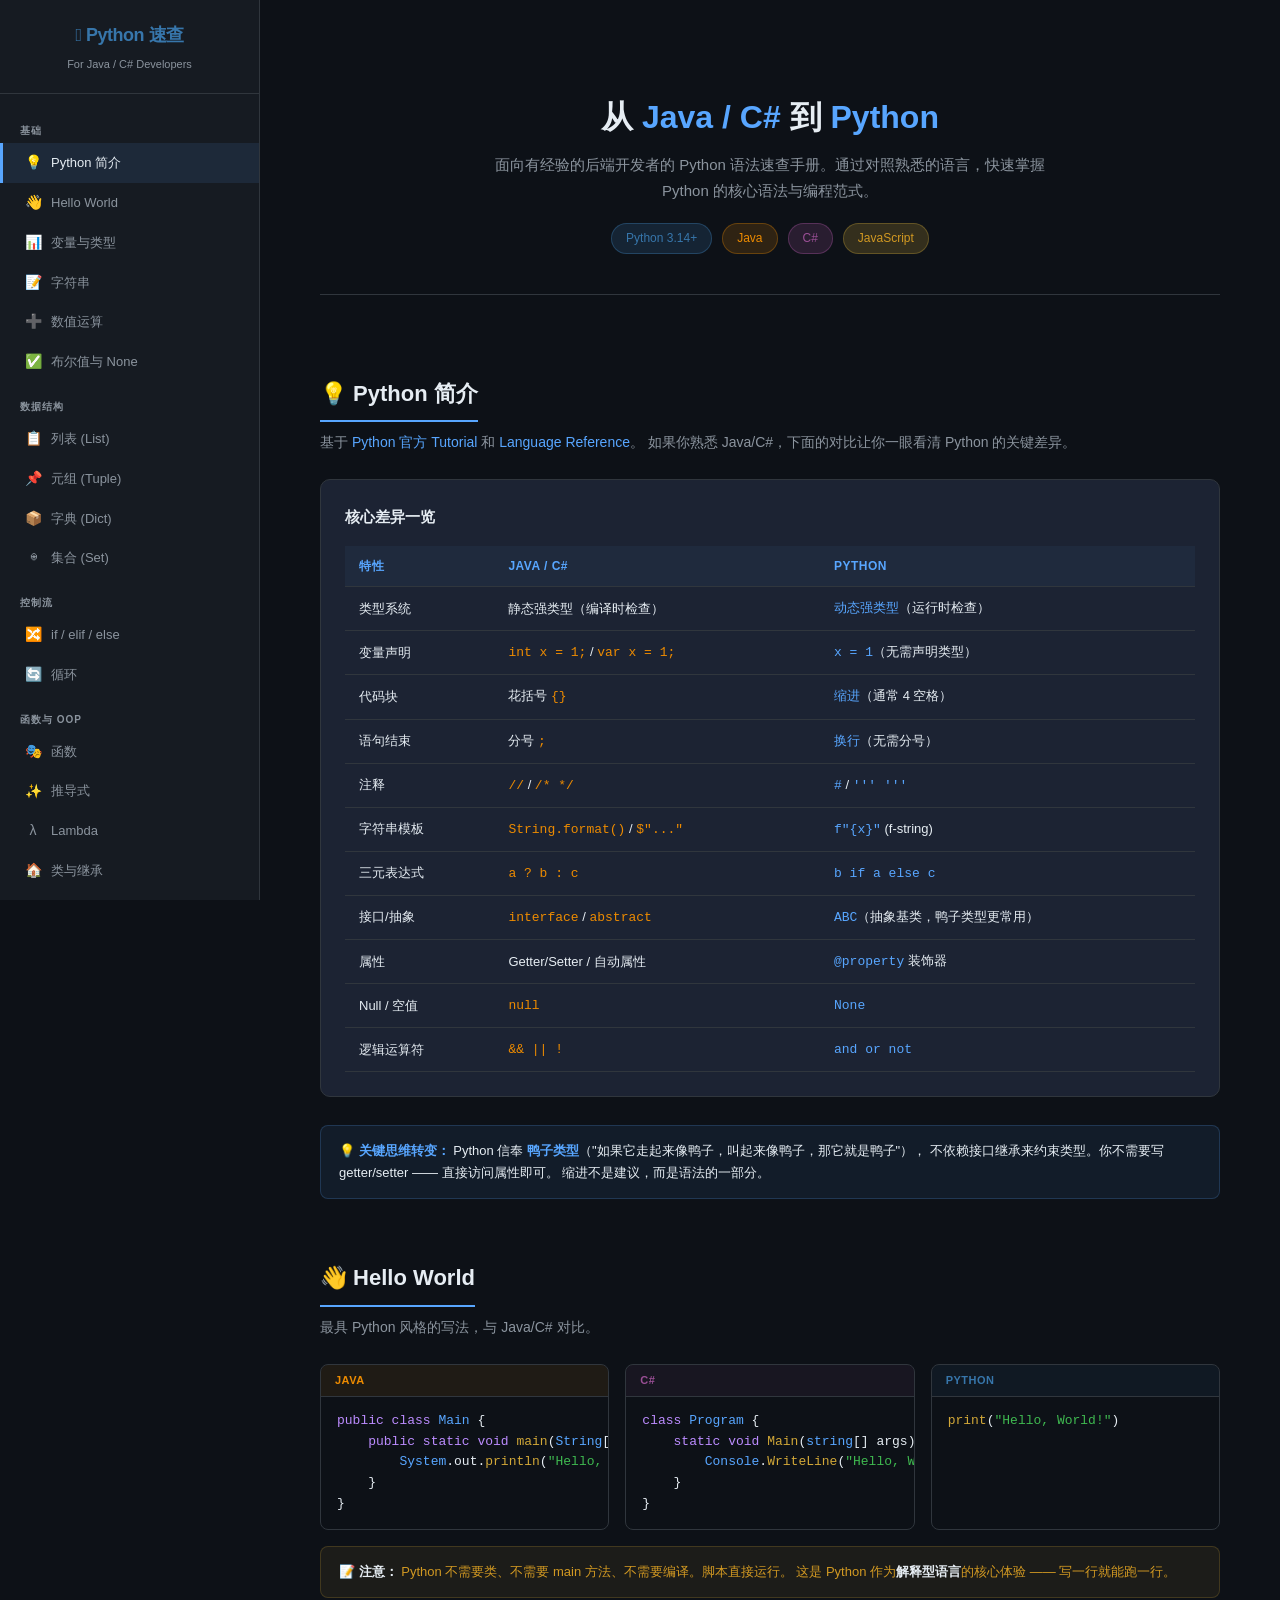
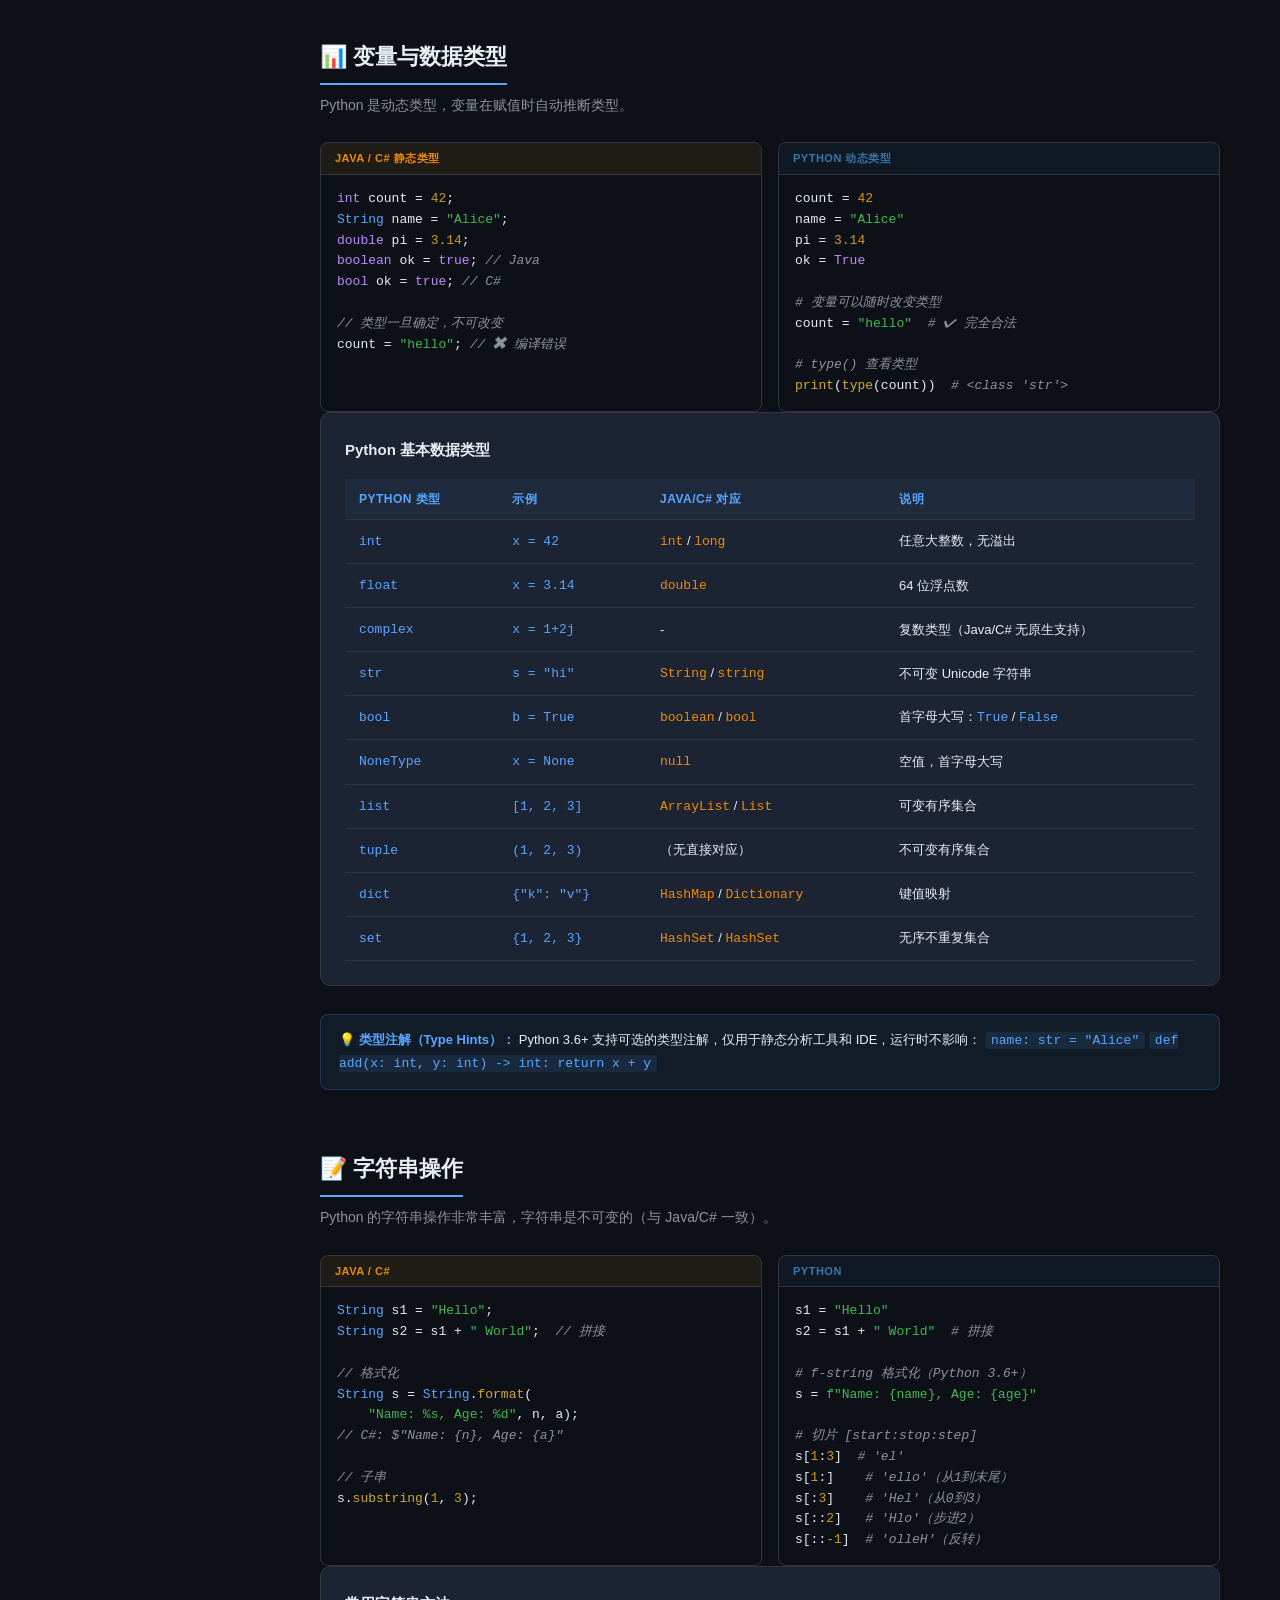
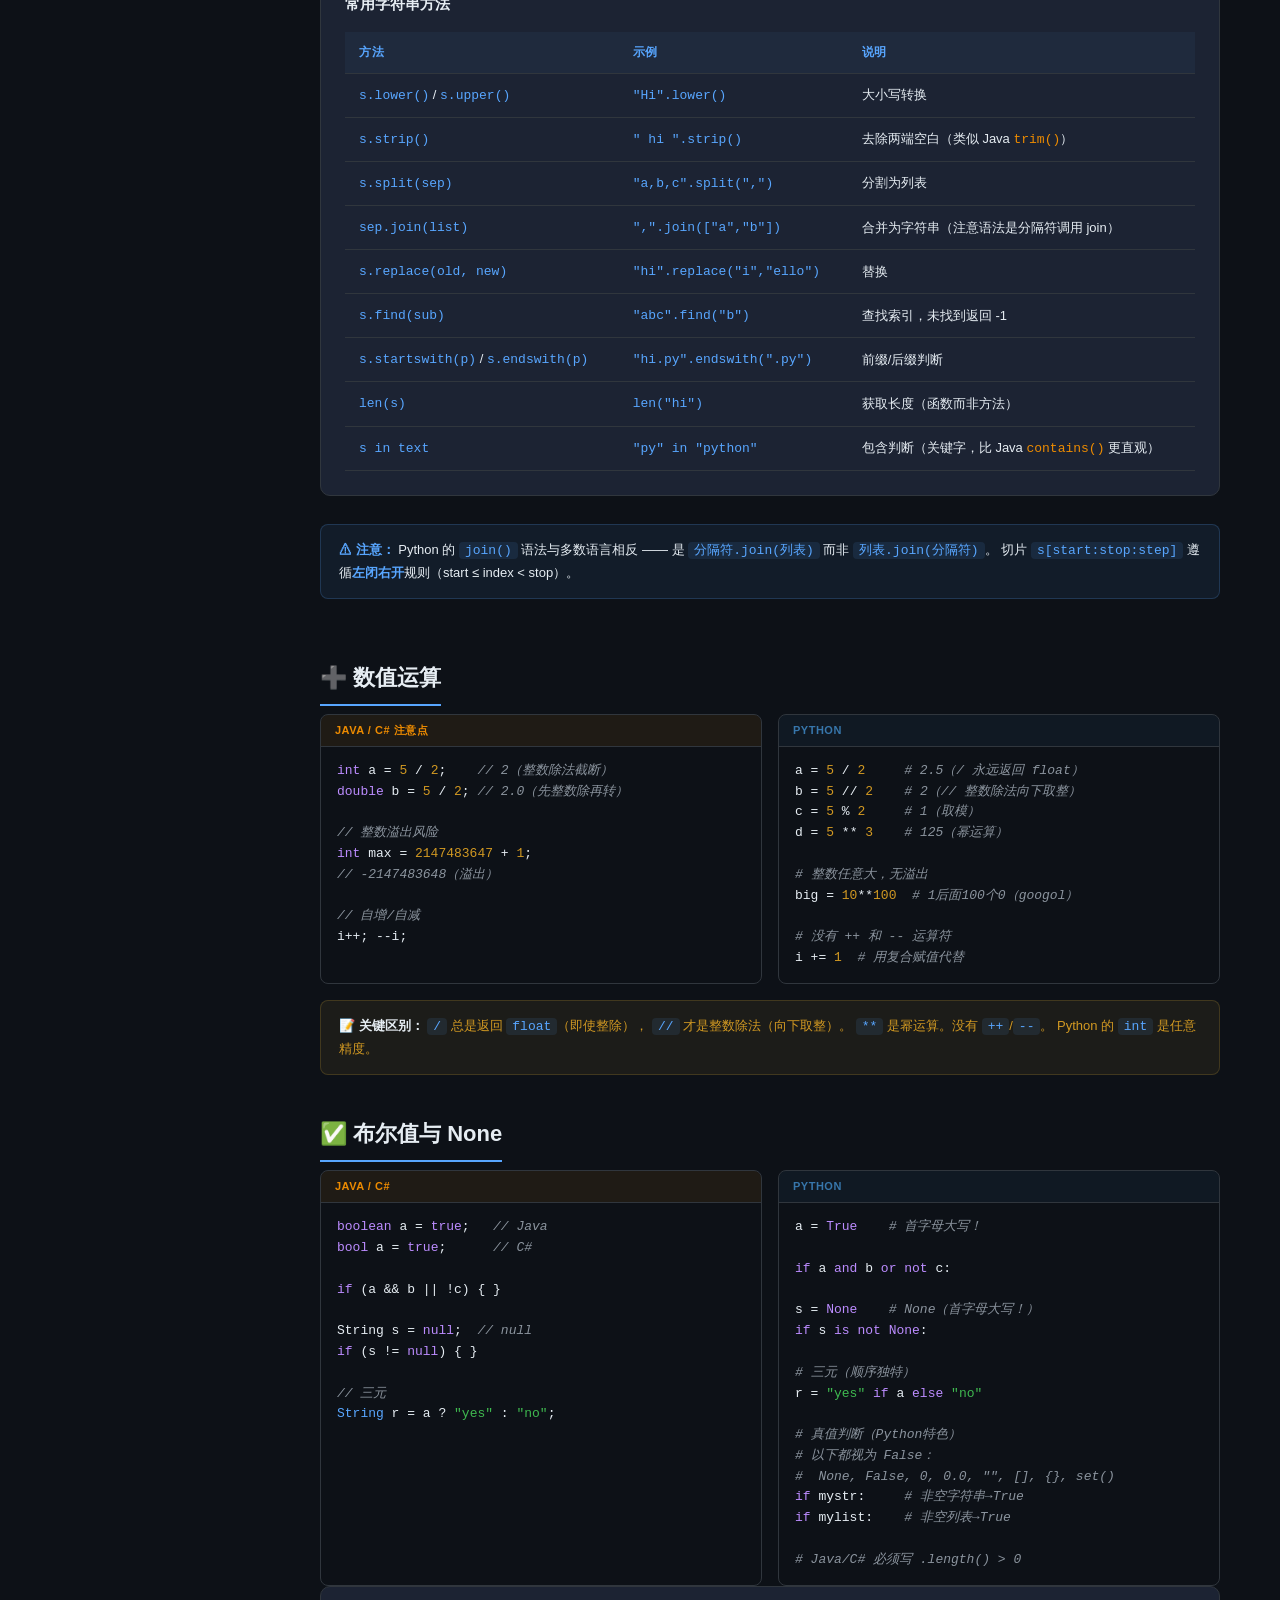
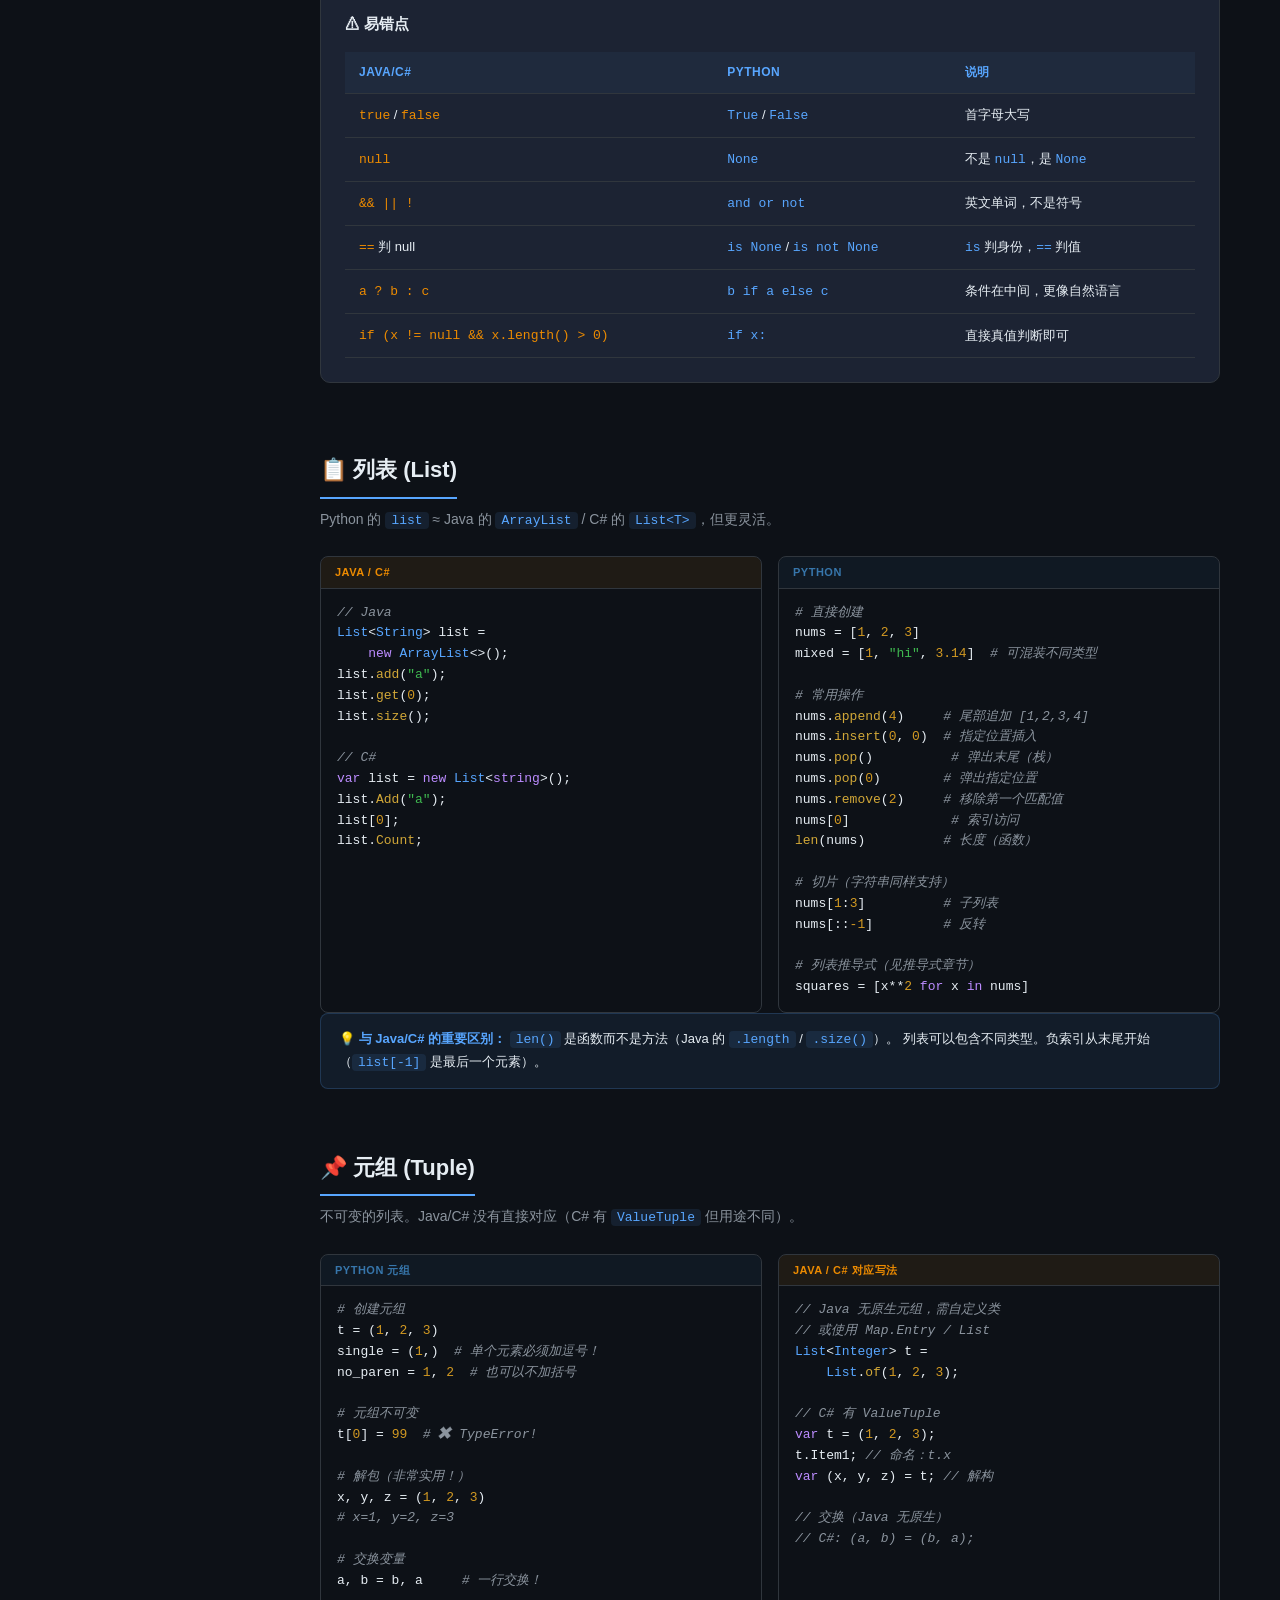
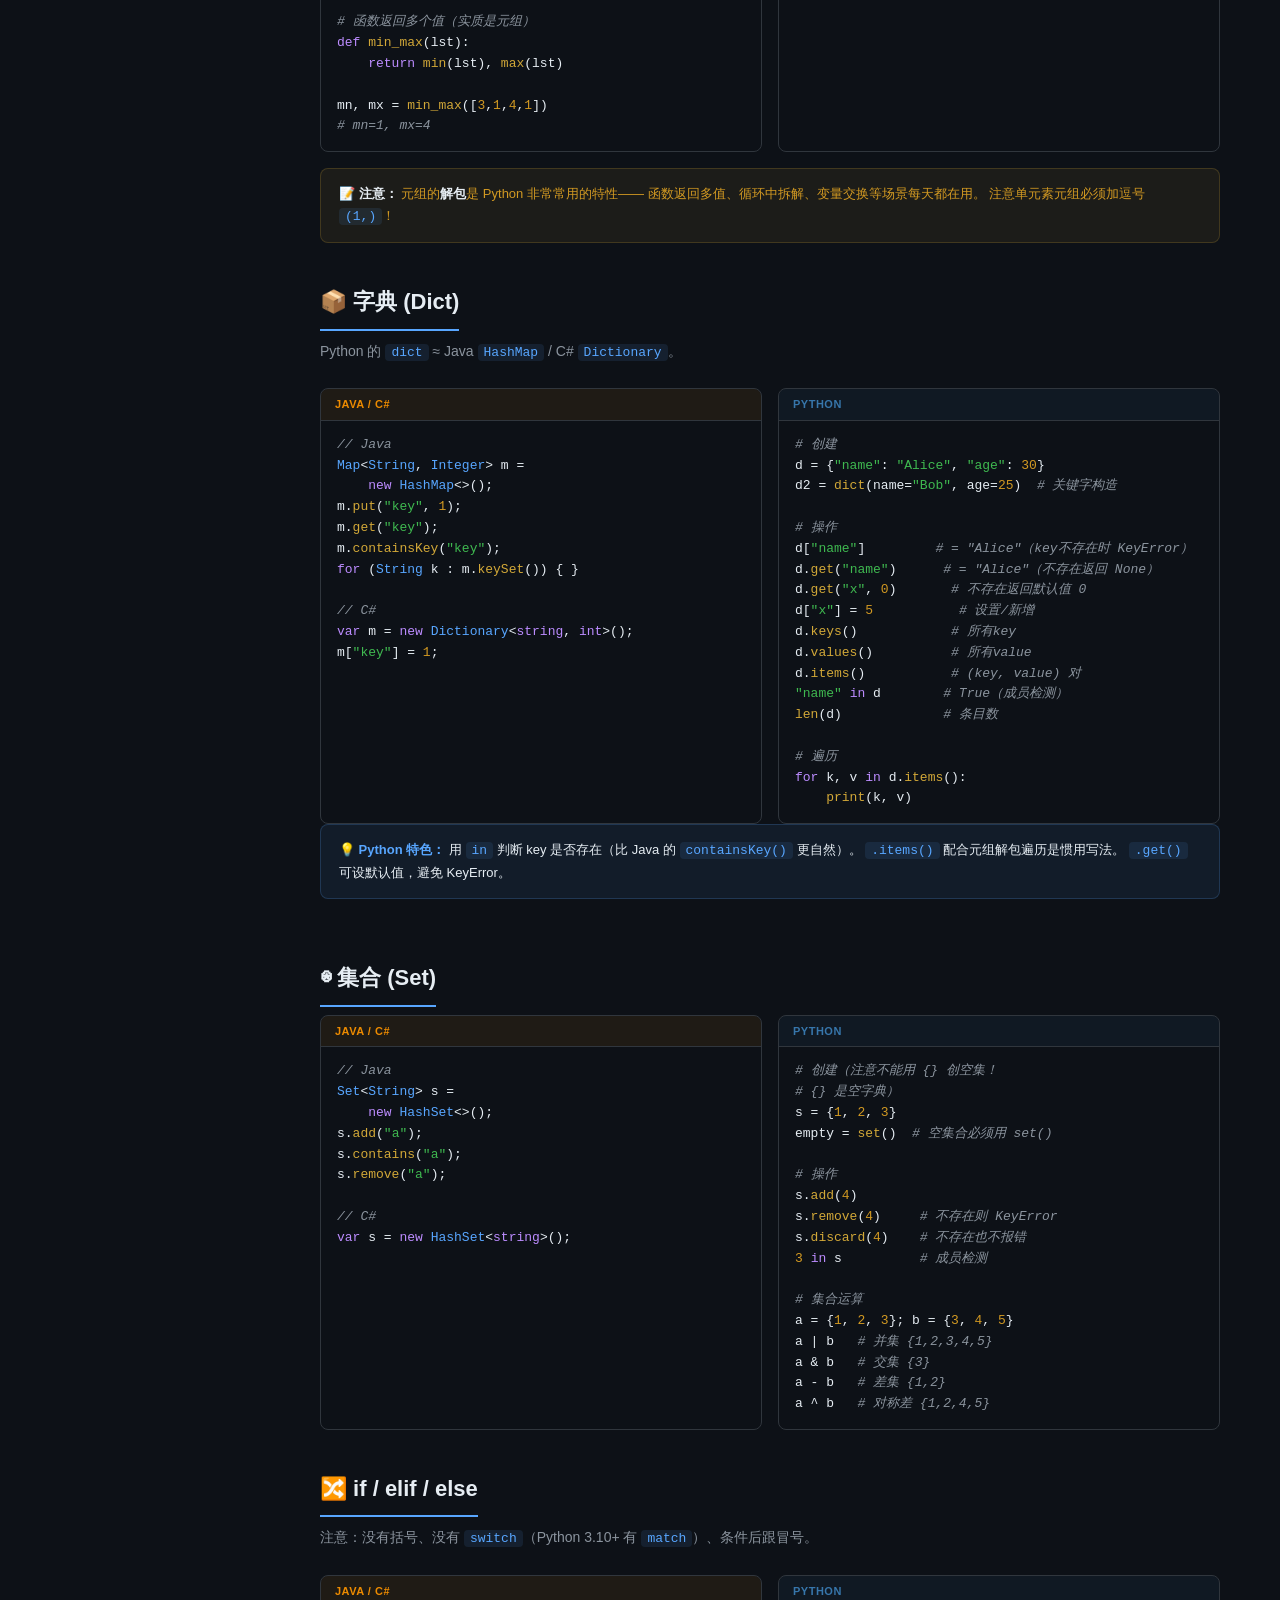
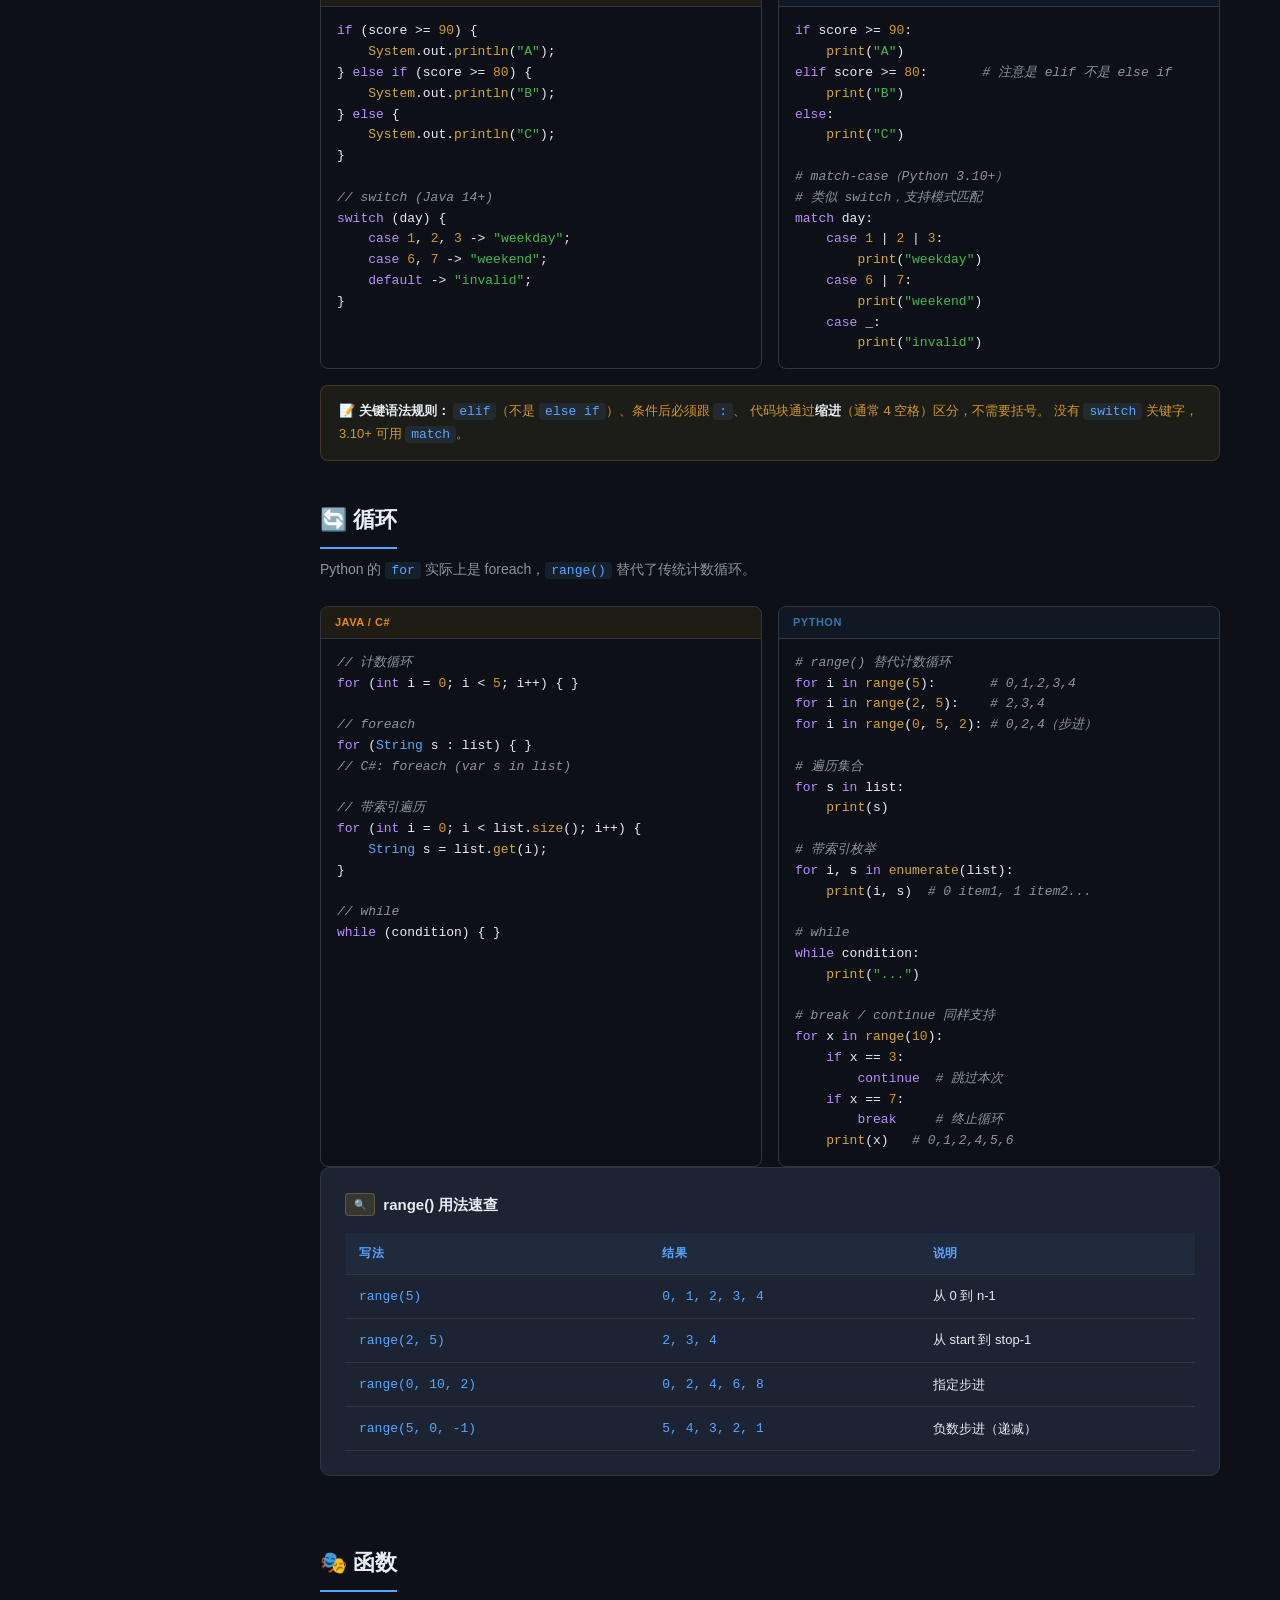
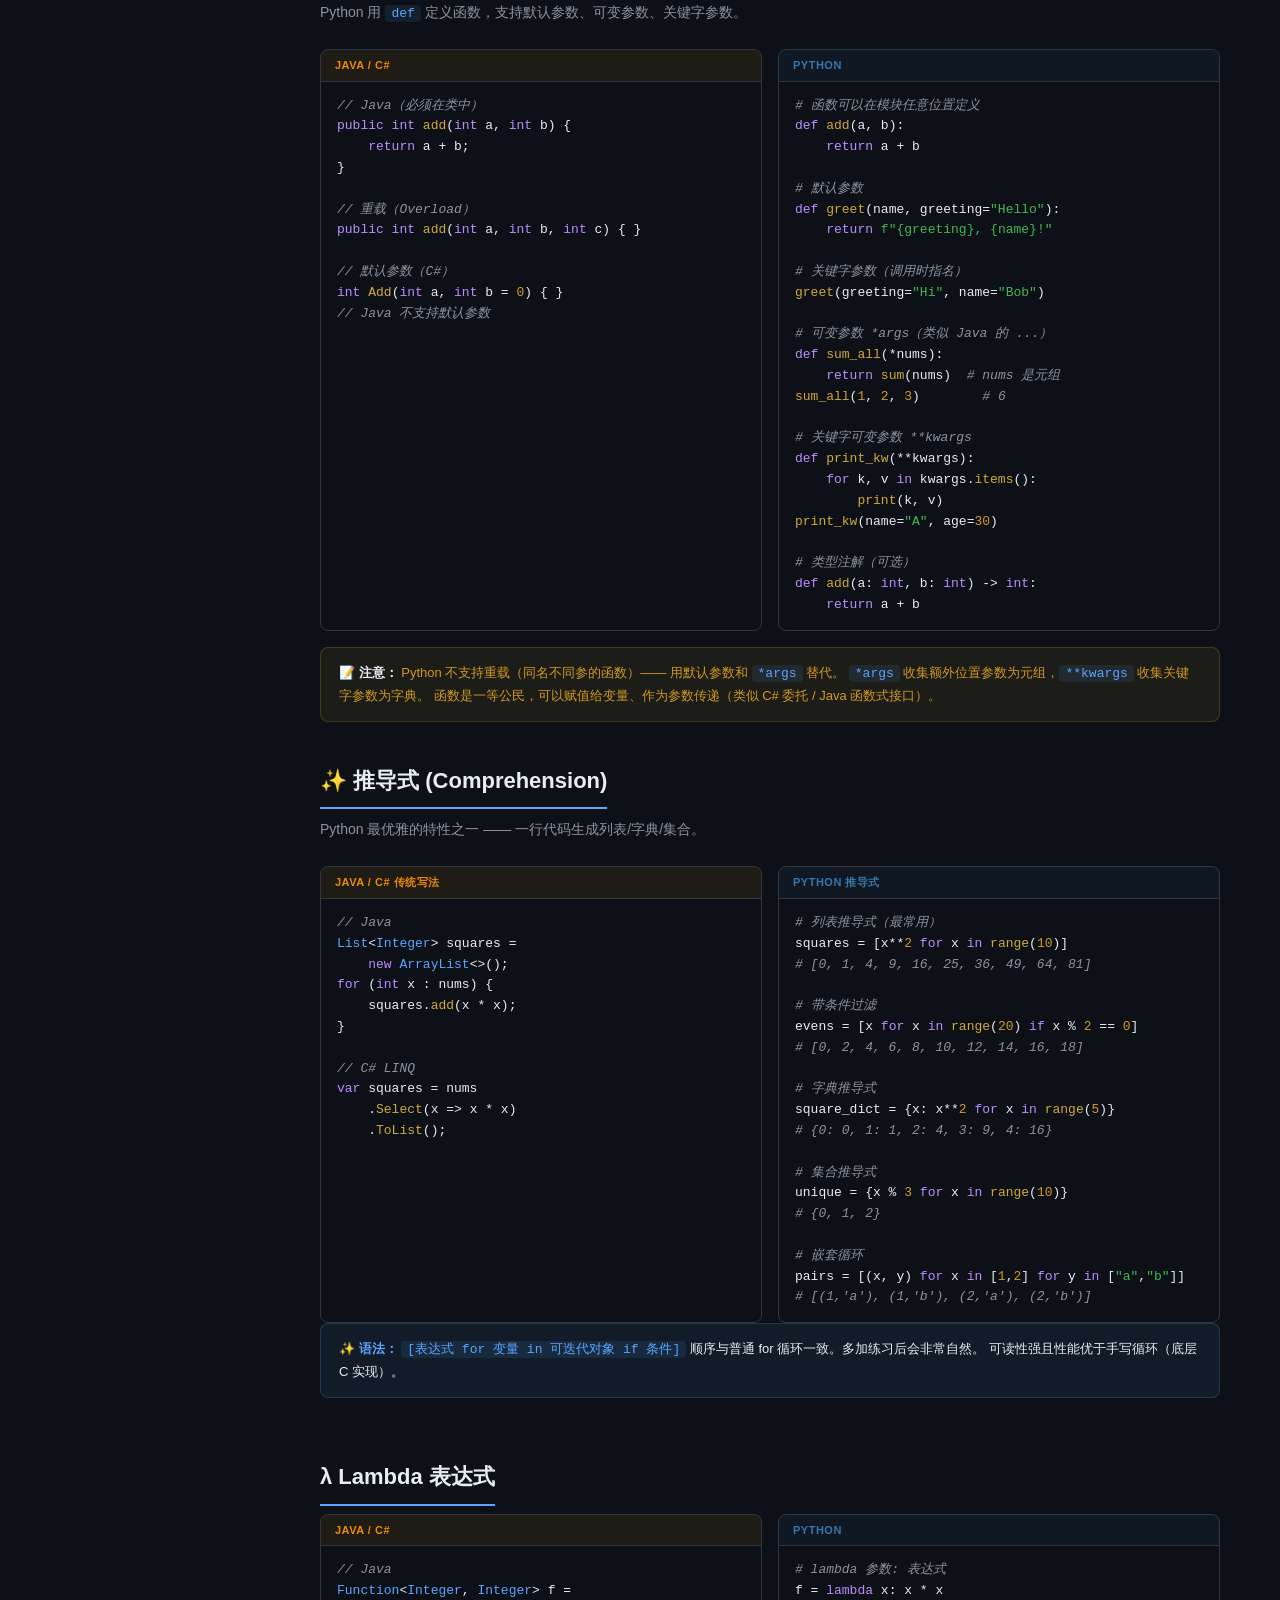
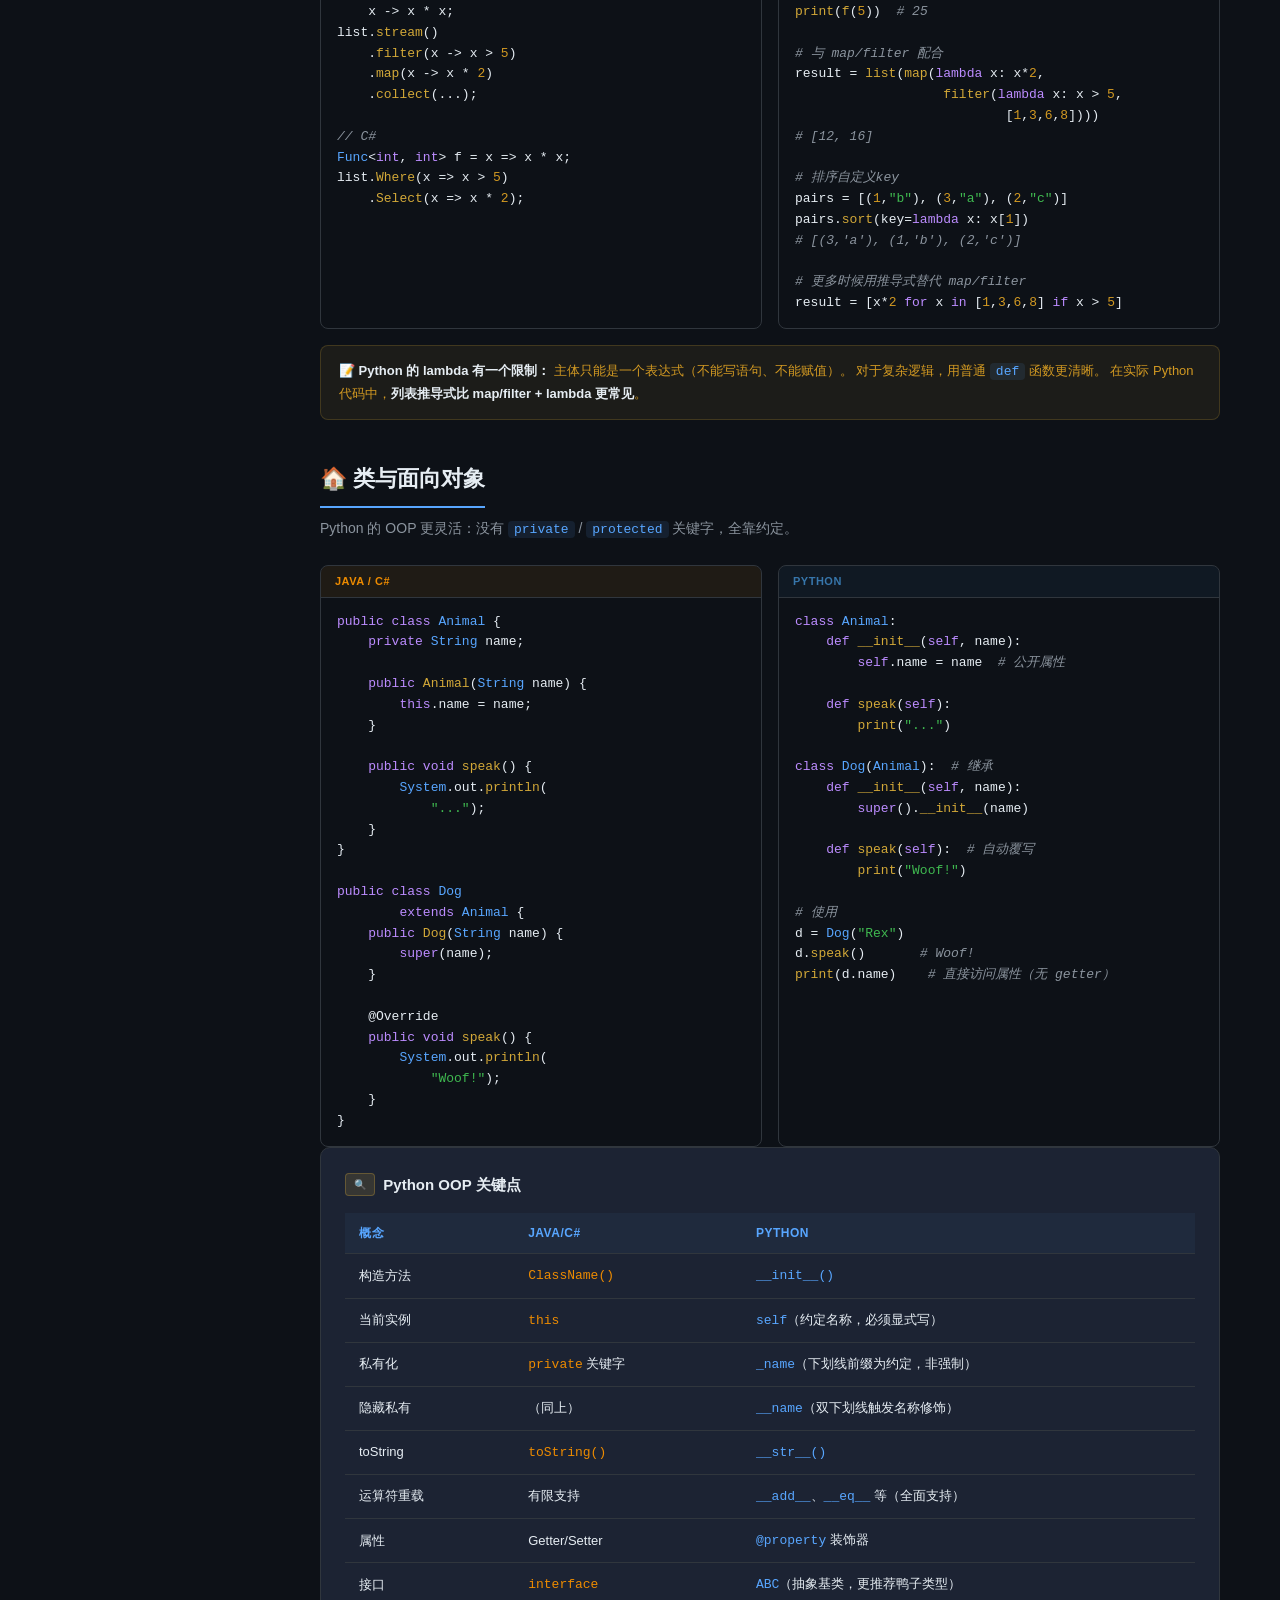
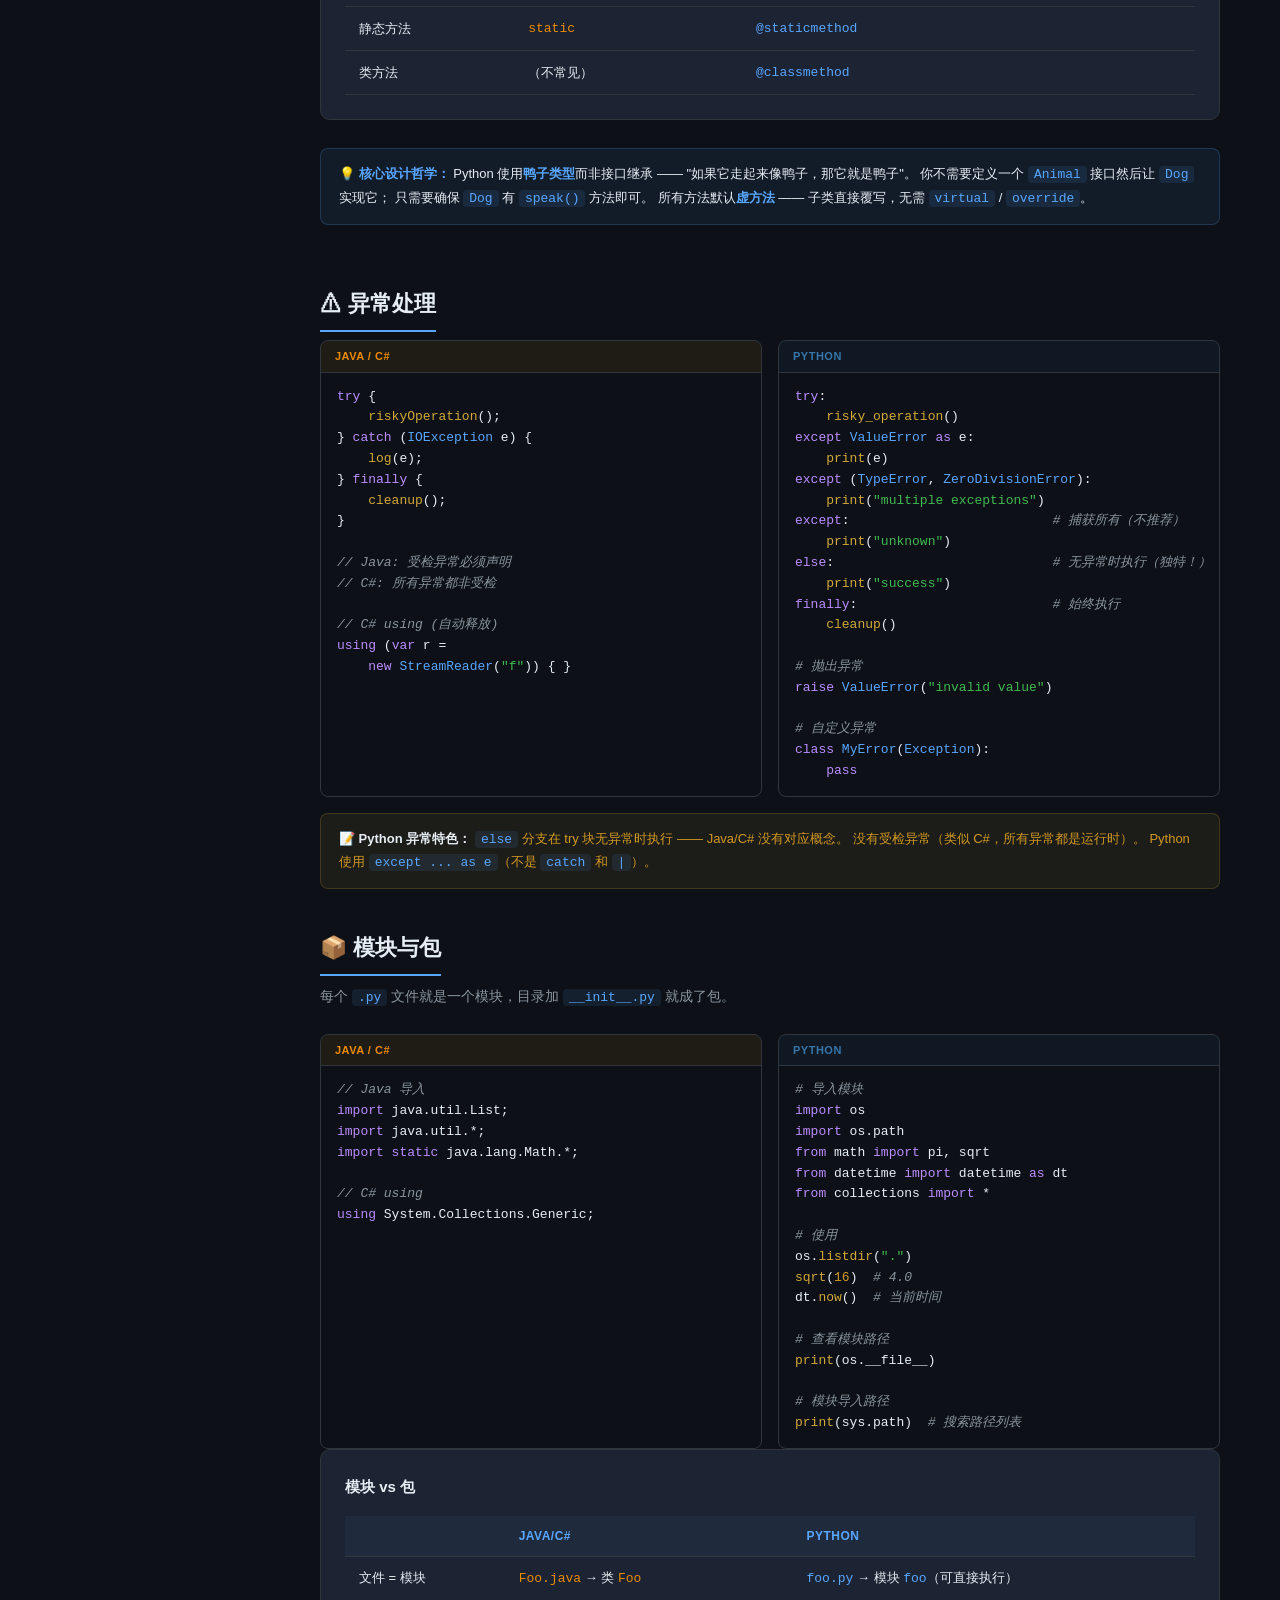
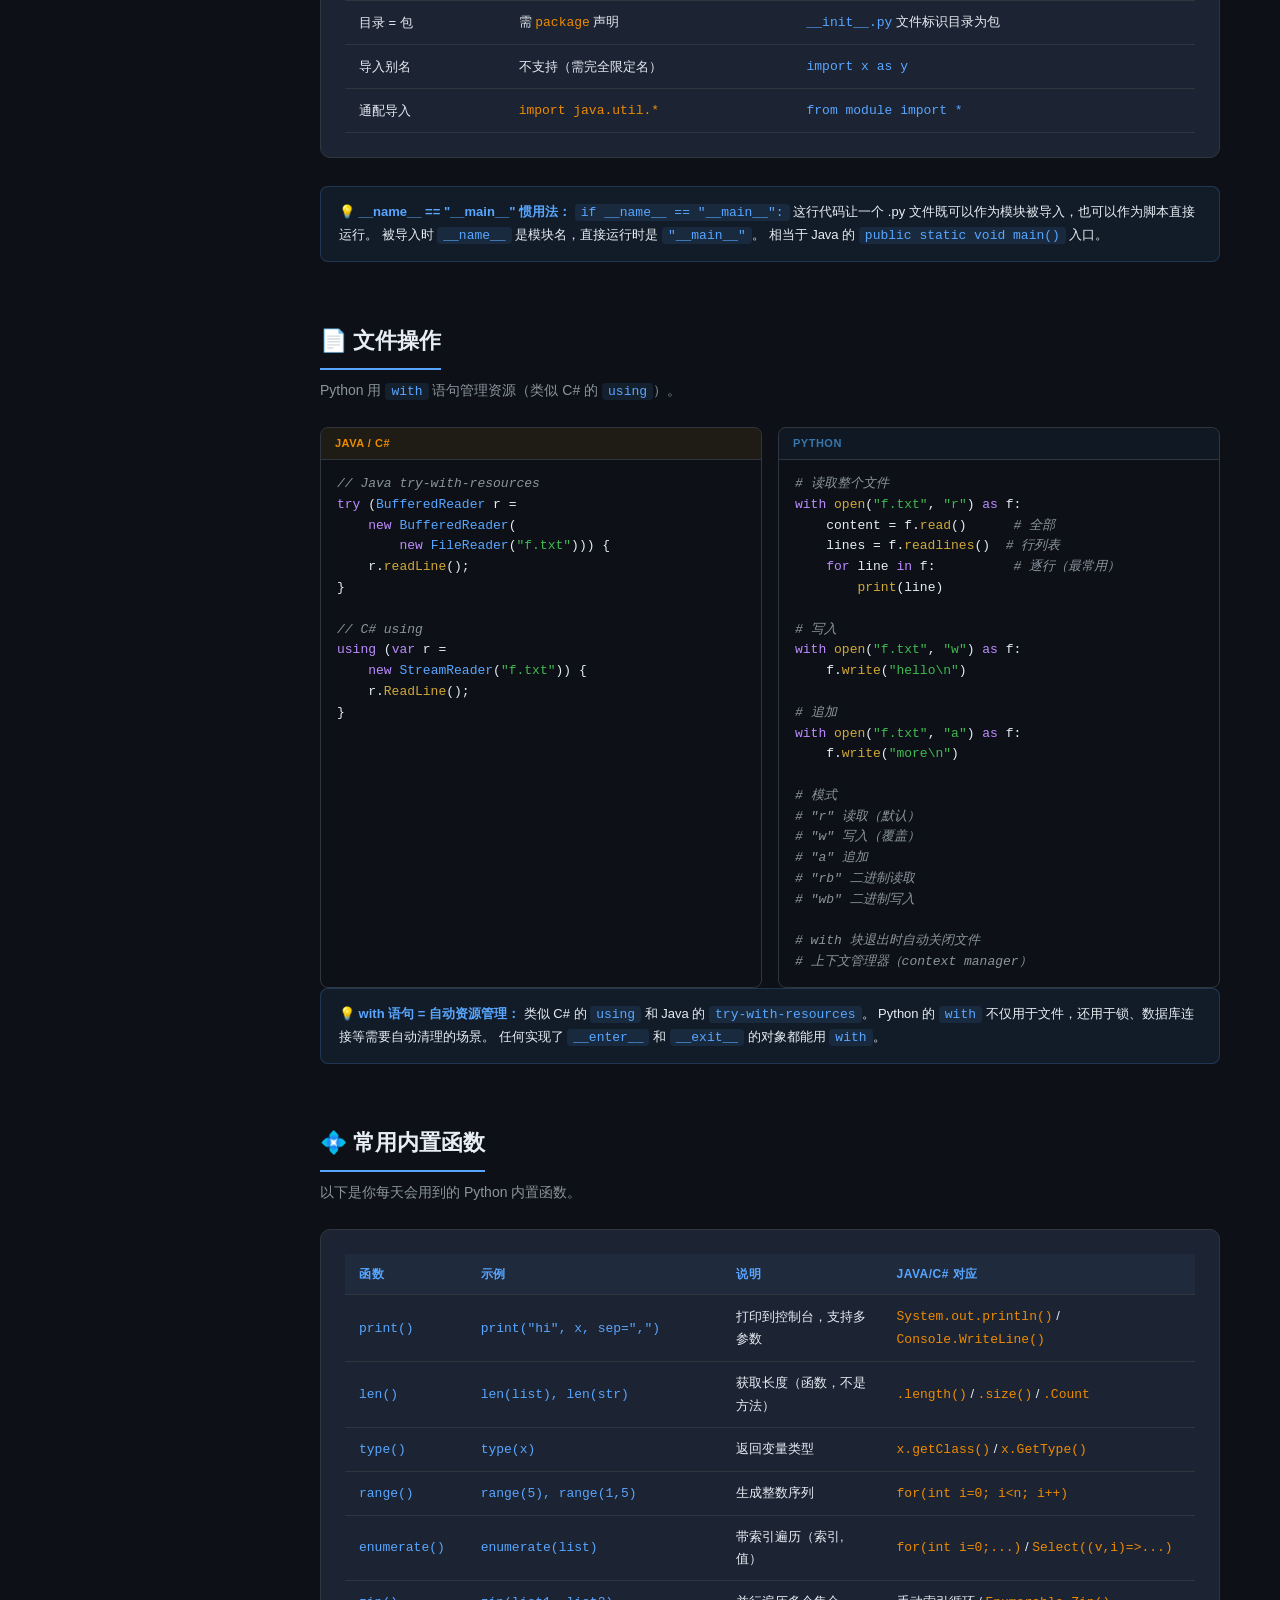
<file: python-quick-start.html>
<!DOCTYPE html>
<html lang="zh-CN">
<head>
<meta charset="UTF-8">
<meta name="viewport" content="width=device-width, initial-scale=1.0">
<title>Python 快速入门 - 面向 Java/C# 开发者</title>
<style>
  :root {
    --bg: #0d1117;
    --sidebar: #161b22;
    --card: #1c2333;
    --border: #30363d;
    --text: #e6edf3;
    --text-dim: #8b949e;
    --accent: #58a6ff;
    --accent2: #3fb950;
    --accent3: #d29922;
    --accent4: #f85149;
    --accent5: #bc8cff;
    --java: #ed8b00;
    --python: #3776ab;
    --csharp: #9b4f96;
    --code-bg: #0d1117;
  }
  * { margin: 0; padding: 0; box-sizing: border-box; }
  body {
    font-family: -apple-system,BlinkMacSystemFont,"Segoe UI","Noto Sans SC",sans-serif;
    background: var(--bg); color: var(--text); line-height: 1.7;
    display: flex; min-height: 100vh;
  }
  .sidebar {
    width: 260px; min-width: 260px; background: var(--sidebar);
    border-right: 1px solid var(--border); padding: 20px 0;
    position: fixed; top: 0; left: 0; height: 100vh; overflow-y: auto;
    z-index: 100;
  }
  .sidebar::-webkit-scrollbar { width: 6px; }
  .sidebar::-webkit-scrollbar-thumb { background: var(--border); border-radius: 3px; }
  .logo {
    padding: 0 20px 20px; border-bottom: 1px solid var(--border);
    margin-bottom: 12px; text-align: center;
  }
  .logo h1 { font-size: 18px; color: var(--python); font-weight: 700; letter-spacing: -0.5px; }
  .logo .sub { font-size: 11px; color: var(--text-dim); margin-top: 4px; }
  .nav-item {
    display: flex; align-items: center; gap: 8px;
    padding: 8px 20px; cursor: pointer; font-size: 13px;
    color: var(--text-dim); transition: all .15s;
    border-left: 3px solid transparent; text-decoration: none;
  }
  .nav-item:hover { color: var(--text); background: rgba(88,166,255,.05); }
  .nav-item.active {
    color: var(--text); background: rgba(88,166,255,.1);
    border-left-color: var(--accent); font-weight: 500;
  }
  .nav-item .icon { font-size: 14px; width: 20px; text-align: center; }
  .nav-cat {
    padding: 16px 20px 4px; font-size: 10px; text-transform: uppercase;
    color: var(--text-dim); letter-spacing: 1px; font-weight: 600;
  }
  .main {
    margin-left: 260px; flex: 1; max-width: 1200px; padding: 40px 60px 80px;
  }
  .hero {
    text-align: center; padding: 50px 0 40px;
    border-bottom: 1px solid var(--border); margin-bottom: 40px;
  }
  .hero h2 { font-size: 32px; font-weight: 700; margin-bottom: 8px; }
  .hero h2 span { color: var(--accent); }
  .hero p { color: var(--text-dim); font-size: 15px; max-width: 600px; margin: 0 auto; }
  .hero .badges { margin-top: 20px; display: flex; gap: 10px; justify-content: center; flex-wrap: wrap; }
  .badge {
    padding: 4px 14px; border-radius: 20px; font-size: 12px; font-weight: 500;
  }
  .badge.py { background: rgba(55,118,171,.2); color: var(--python); border: 1px solid rgba(55,118,171,.4); }
  .badge.java { background: rgba(237,139,0,.15); color: var(--java); border: 1px solid rgba(237,139,0,.3); }
  .badge.cs { background: rgba(155,79,150,.2); color: var(--csharp); border: 1px solid rgba(155,79,150,.4); }
  .badge.js { background: rgba(210,168,56,.2); color: var(--accent3); border: 1px solid rgba(210,168,56,.3); }
  h2.section-title {
    font-size: 22px; font-weight: 700; margin: 40px 0 8px;
    padding-bottom: 8px; border-bottom: 2px solid var(--accent);
    display: inline-block;
  }
  .section-desc {
    color: var(--text-dim); font-size: 14px; margin-bottom: 24px; line-height: 1.8;
  }
  .section-desc a { color: var(--accent); text-decoration: none; }
  .section-desc a:hover { text-decoration: underline; }
  .card {
    background: var(--card); border: 1px solid var(--border);
    border-radius: 10px; padding: 24px; margin-bottom: 28px;
  }
  .card h3 {
    font-size: 15px; font-weight: 600; margin-bottom: 16px;
    display: flex; align-items: center; gap: 8px;
  }
  .card h3 .tag {
    font-size: 10px; padding: 2px 8px; border-radius: 4px;
    font-weight: 500; letter-spacing: 0.3px;
  }
  .tag.new { background: rgba(61,185,80,.15); color: var(--accent2); border: 1px solid rgba(61,185,80,.3); }
  .tag.key { background: rgba(210,168,56,.15); color: var(--accent3); border: 1px solid rgba(210,168,56,.3); }
  .tag.note { background: rgba(188,140,255,.15); color: var(--accent5); border: 1px solid rgba(188,140,255,.3); }
  .compare-grid {
    display: grid; grid-template-columns: 1fr 1fr; gap: 16px;
  }
  .compare-grid.three { grid-template-columns: 1fr 1fr 1fr; }
  .code-block {
    background: var(--code-bg); border: 1px solid var(--border);
    border-radius: 8px; overflow: hidden;
  }
  .code-block .header {
    padding: 6px 14px; font-size: 11px; font-weight: 600;
    border-bottom: 1px solid var(--border); text-transform: uppercase;
    letter-spacing: 0.5px;
  }
  .code-block .header.java { color: var(--java); background: rgba(237,139,0,.08); }
  .code-block .header.cs { color: var(--csharp); background: rgba(155,79,150,.08); }
  .code-block .header.py { color: var(--python); background: rgba(55,118,171,.08); }
  .code-block .header.js { color: var(--accent3); background: rgba(210,168,56,.08); }
  .code-block .body {
    padding: 14px 16px; font-family: 'JetBrains Mono','Cascadia Code','Fira Code',monospace;
    font-size: 13px; line-height: 1.6; overflow-x: auto;
    white-space: pre;
  }
  .kw { color: var(--accent5); font-weight: 500; }
  .str { color: var(--accent2); }
  .num { color: var(--accent3); }
  .cm { color: var(--text-dim); font-style: italic; }
  .fn { color: #d2a838; }
  .tp { color: var(--accent); }
  .op { color: var(--accent4); }
  .comment-box {
    background: rgba(210,168,56,.08); border: 1px solid rgba(210,168,56,.2);
    border-radius: 8px; padding: 14px 18px; margin-top: 16px;
    font-size: 13px; color: var(--accent3);
  }
  .comment-box strong { color: var(--text); }
  .comment-box .highlight { color: var(--accent); }
  .tip-box {
    background: rgba(88,166,255,.08); border: 1px solid rgba(88,166,255,.2);
    border-radius: 8px; padding: 14px 18px; margin-bottom: 20px;
    font-size: 13px;
  }
  .tip-box strong { color: var(--accent); }
  .footer {
    margin-top: 60px; padding-top: 30px; border-top: 1px solid var(--border);
    text-align: center; color: var(--text-dim); font-size: 13px;
  }
  .footer a { color: var(--accent); text-decoration: none; }
  .footer a:hover { text-decoration: underline; }
  @media (max-width: 900px) {
    .sidebar { display: none; }
    .main { margin-left: 0; padding: 20px; }
    .compare-grid { grid-template-columns: 1fr; }
    .compare-grid.three { grid-template-columns: 1fr; }
  }
  .inline-code {
    background: rgba(88,166,255,.1); color: var(--accent);
    padding: 1px 6px; border-radius: 4px; font-family: 'JetBrains Mono','Fira Code',monospace;
    font-size: 13px;
  }
  .table-wrap { overflow-x: auto; }
  table {
    width: 100%; border-collapse: collapse; font-size: 13px;
  }
  th, td {
    padding: 10px 14px; text-align: left; border-bottom: 1px solid var(--border);
  }
  th {
    background: rgba(88,166,255,.05); color: var(--accent);
    font-weight: 600; font-size: 12px; text-transform: uppercase;
    letter-spacing: 0.5px;
  }
  tr:hover td { background: rgba(88,166,255,.03); }
  td .py-code {
    color: var(--accent); font-family: 'JetBrains Mono','Fira Code',monospace;
  }
  td .java-code {
    color: var(--java); font-family: 'JetBrains Mono','Fira Code',monospace;
  }
</style>
</head>
<body>

<div class="sidebar">
  <div class="logo">
    <h1>&#xe300; Python 速查</h1>
    <div class="sub">For Java / C# Developers</div>
  </div>
  <div class="nav-cat">基础</div>
  <a class="nav-item active" href="#intro"><span class="icon">&#x1f4a1;</span> Python 简介</a>
  <a class="nav-item" href="#hello"><span class="icon">&#x1f44b;</span> Hello World</a>
  <a class="nav-item" href="#vars"><span class="icon">&#x1f4ca;</span> 变量与类型</a>
  <a class="nav-item" href="#strings"><span class="icon">&#x1f4dd;</span> 字符串</a>
  <a class="nav-item" href="#numbers"><span class="icon">&#x2795;</span> 数值运算</a>
  <a class="nav-item" href="#bool"><span class="icon">&#x2705;</span> 布尔值与 None</a>
  <div class="nav-cat">数据结构</div>
  <a class="nav-item" href="#list"><span class="icon">&#x1f4cb;</span> 列表 (List)</a>
  <a class="nav-item" href="#tuple"><span class="icon">&#x1f4cc;</span> 元组 (Tuple)</a>
  <a class="nav-item" href="#dict"><span class="icon">&#x1f4e6;</span> 字典 (Dict)</a>
  <a class="nav-item" href="#set"><span class="icon">&#x235f;</span> 集合 (Set)</a>
  <div class="nav-cat">控制流</div>
  <a class="nav-item" href="#if"><span class="icon">&#x1f500;</span> if / elif / else</a>
  <a class="nav-item" href="#loop"><span class="icon">&#x1f504;</span> 循环</a>
  <div class="nav-cat">函数与 OOP</div>
  <a class="nav-item" href="#func"><span class="icon">&#x1f3ad;</span> 函数</a>
  <a class="nav-item" href="#comprehension"><span class="icon">&#x2728;</span> 推导式</a>
  <a class="nav-item" href="#lambda"><span class="icon">&#x03bb;</span> Lambda</a>
  <a class="nav-item" href="#class"><span class="icon">&#x1f3e0;</span> 类与继承</a>
  <div class="nav-cat">高级基础</div>
  <a class="nav-item" href="#exception"><span class="icon">&#x26a0;</span> 异常处理</a>
  <a class="nav-item" href="#module"><span class="icon">&#x1f4e6;</span> 模块与包</a>
  <a class="nav-item" href="#file"><span class="icon">&#x1f4c4;</span> 文件操作</a>
  <a class="nav-item" href="#builtins"><span class="icon">&#x1f4a0;</span> 常用内置函数</a>
  <a class="nav-item" href="#decorator"><span class="icon">&#x1f3a8;</span> 装饰器 / with</a>
</div>

<div class="main">

<div class="hero">
  <h2>从 <span>Java / C#</span> 到 <span>Python</span></h2>
  <p>面向有经验的后端开发者的 Python 语法速查手册。通过对照熟悉的语言，快速掌握 Python 的核心语法与编程范式。</p>
  <div class="badges">
    <span class="badge py">Python 3.14+</span>
    <span class="badge java">Java</span>
    <span class="badge cs">C#</span>
    <span class="badge js">JavaScript</span>
  </div>
</div>

<!-- ==================== 简介 ==================== -->
<section id="intro">
<h2 class="section-title">&#x1f4a1; Python 简介</h2>
<div class="section-desc">
  基于 <a href="https://docs.python.org/3/tutorial/index.html" target="_blank">Python 官方 Tutorial</a> 和
  <a href="https://docs.python.org/3/reference/index.html" target="_blank">Language Reference</a>。
  如果你熟悉 Java/C#，下面的对比让你一眼看清 Python 的关键差异。
</div>

<div class="card">
  <h3>核心差异一览</h3>
  <div class="table-wrap">
  <table>
    <tr><th>特性</th><th>Java / C#</th><th>Python</th></tr>
    <tr><td>类型系统</td><td>静态强类型（编译时检查）</td><td><span class="py-code">动态强类型</span>（运行时检查）</td></tr>
    <tr><td>变量声明</td><td><span class="java-code">int x = 1;</span> / <span class="java-code">var x = 1;</span></td><td><span class="py-code">x = 1</span>（无需声明类型）</td></tr>
    <tr><td>代码块</td><td>花括号 <span class="java-code">{}</span></td><td><span class="py-code">缩进</span>（通常 4 空格）</td></tr>
    <tr><td>语句结束</td><td>分号 <span class="java-code">;</span></td><td><span class="py-code">换行</span>（无需分号）</td></tr>
    <tr><td>注释</td><td><span class="java-code">//</span> / <span class="java-code">/* */</span></td><td><span class="py-code">#</span> / <span class="py-code">''' '''</span></td></tr>
    <tr><td>字符串模板</td><td><span class="java-code">String.format()</span> / <span class="java-code">$"..."</span></td><td><span class="py-code">f"{x}"</span> (f-string)</td></tr>
    <tr><td>三元表达式</td><td><span class="java-code">a ? b : c</span></td><td><span class="py-code">b if a else c</span></td></tr>
    <tr><td>接口/抽象</td><td><span class="java-code">interface</span> / <span class="java-code">abstract</span></td><td><span class="py-code">ABC</span>（抽象基类，鸭子类型更常用）</td></tr>
    <tr><td>属性</td><td>Getter/Setter / 自动属性</td><td><span class="py-code">@property</span> 装饰器</td></tr>
    <tr><td>Null / 空值</td><td><span class="java-code">null</span></td><td><span class="py-code">None</span></td></tr>
    <tr><td>逻辑运算符</td><td><span class="java-code">&amp;&amp; || !</span></td><td><span class="py-code">and or not</span></td></tr>
  </table>
  </div>
</div>

<div class="tip-box">
  <strong>&#x1f4a1; 关键思维转变：</strong>
  Python 信奉 <strong>鸭子类型</strong>（"如果它走起来像鸭子，叫起来像鸭子，那它就是鸭子"），
  不依赖接口继承来约束类型。你不需要写 getter/setter —— 直接访问属性即可。
  缩进不是建议，而是语法的一部分。
</div>
</section>

<!-- ==================== Hello World ==================== -->
<section id="hello">
<h2 class="section-title">&#x1f44b; Hello World</h2>
<div class="section-desc">最具 Python 风格的写法，与 Java/C# 对比。</div>

<div class="compare-grid three">
  <div class="code-block">
    <div class="header java">Java</div>
    <div class="body"><span class="kw">public class</span> <span class="tp">Main</span> {
    <span class="kw">public static void</span> <span class="fn">main</span>(<span class="tp">String</span>[] args) {
        <span class="tp">System</span>.out.<span class="fn">println</span>(<span class="str">"Hello, World!"</span>);
    }
}</div>
  </div>
  <div class="code-block">
    <div class="header cs">C#</div>
    <div class="body"><span class="kw">class</span> <span class="tp">Program</span> {
    <span class="kw">static void</span> <span class="fn">Main</span>(<span class="tp">string</span>[] args) {
        <span class="tp">Console</span>.<span class="fn">WriteLine</span>(<span class="str">"Hello, World!"</span>);
    }
}</div>
  </div>
  <div class="code-block">
    <div class="header py">Python</div>
    <div class="body"><span class="fn">print</span>(<span class="str">"Hello, World!"</span>)</div>
  </div>
</div>

<div class="comment-box">
  <strong>&#x1f4dd; 注意：</strong>
  Python 不需要类、不需要 main 方法、不需要编译。脚本直接运行。
  这是 Python 作为<strong>解释型语言</strong>的核心体验 —— 写一行就能跑一行。
</div>
</section>

<!-- ==================== 变量与类型 ==================== -->
<section id="vars">
<h2 class="section-title">&#x1f4ca; 变量与数据类型</h2>
<div class="section-desc">Python 是动态类型，变量在赋值时自动推断类型。</div>

<div class="compare-grid">
  <div class="code-block">
    <div class="header java">Java / C# 静态类型</div>
    <div class="body"><span class="kw">int</span> count = <span class="num">42</span>;
<span class="tp">String</span> name = <span class="str">"Alice"</span>;
<span class="kw">double</span> pi = <span class="num">3.14</span>;
<span class="kw">boolean</span> ok = <span class="kw">true</span>; <span class="cm">// Java</span>
<span class="kw">bool</span> ok = <span class="kw">true</span>; <span class="cm">// C#</span>

<span class="cm">// 类型一旦确定，不可改变</span>
count = <span class="str">"hello"</span>; <span class="cm">// &#x2716; 编译错误</span></div>
  </div>
  <div class="code-block">
    <div class="header py">Python 动态类型</div>
    <div class="body">count = <span class="num">42</span>
name = <span class="str">"Alice"</span>
pi = <span class="num">3.14</span>
ok = <span class="kw">True</span>

<span class="cm"># 变量可以随时改变类型</span>
count = <span class="str">"hello"</span>  <span class="cm"># &#x2714; 完全合法</span>

<span class="cm"># type() 查看类型</span>
<span class="fn">print</span>(<span class="fn">type</span>(count))  <span class="cm"># &lt;class 'str'&gt;</span></div>
  </div>
</div>

<div class="card">
  <h3>Python 基本数据类型</h3>
  <div class="table-wrap">
  <table>
    <tr><th>Python 类型</th><th>示例</th><th>Java/C# 对应</th><th>说明</th></tr>
    <tr><td><span class="py-code">int</span></td><td><span class="py-code">x = 42</span></td><td><span class="java-code">int</span> / <span class="java-code">long</span></td><td>任意大整数，无溢出</td></tr>
    <tr><td><span class="py-code">float</span></td><td><span class="py-code">x = 3.14</span></td><td><span class="java-code">double</span></td><td>64 位浮点数</td></tr>
    <tr><td><span class="py-code">complex</span></td><td><span class="py-code">x = 1+2j</span></td><td>-</td><td>复数类型（Java/C# 无原生支持）</td></tr>
    <tr><td><span class="py-code">str</span></td><td><span class="py-code">s = "hi"</span></td><td><span class="java-code">String</span> / <span class="java-code">string</span></td><td>不可变 Unicode 字符串</td></tr>
    <tr><td><span class="py-code">bool</span></td><td><span class="py-code">b = True</span></td><td><span class="java-code">boolean</span> / <span class="java-code">bool</span></td><td>首字母大写：<span class="py-code">True</span> / <span class="py-code">False</span></td></tr>
    <tr><td><span class="py-code">NoneType</span></td><td><span class="py-code">x = None</span></td><td><span class="java-code">null</span></td><td>空值，首字母大写</td></tr>
    <tr><td><span class="py-code">list</span></td><td><span class="py-code">[1, 2, 3]</span></td><td><span class="java-code">ArrayList</span> / <span class="java-code">List</span></td><td>可变有序集合</td></tr>
    <tr><td><span class="py-code">tuple</span></td><td><span class="py-code">(1, 2, 3)</span></td><td>（无直接对应）</td><td>不可变有序集合</td></tr>
    <tr><td><span class="py-code">dict</span></td><td><span class="py-code">{"k": "v"}</span></td><td><span class="java-code">HashMap</span> / <span class="java-code">Dictionary</span></td><td>键值映射</td></tr>
    <tr><td><span class="py-code">set</span></td><td><span class="py-code">{1, 2, 3}</span></td><td><span class="java-code">HashSet</span> / <span class="java-code">HashSet</span></td><td>无序不重复集合</td></tr>
  </table>
  </div>
</div>

<div class="tip-box">
  <strong>&#x1f4a1; 类型注解（Type Hints）：</strong>
  Python 3.6+ 支持可选的类型注解，仅用于静态分析工具和 IDE，运行时不影响：
  <span class="inline-code">name: str = "Alice"</span>
  <span class="inline-code">def add(x: int, y: int) -&gt; int: return x + y</span>
</div>
</section>

<!-- ==================== 字符串 ==================== -->
<section id="strings">
<h2 class="section-title">&#x1f4dd; 字符串操作</h2>
<div class="section-desc">Python 的字符串操作非常丰富，字符串是不可变的（与 Java/C# 一致）。</div>

<div class="compare-grid">
  <div class="code-block">
    <div class="header java">Java / C#</div>
    <div class="body"><span class="tp">String</span> s1 = <span class="str">"Hello"</span>;
<span class="tp">String</span> s2 = s1 + <span class="str">" World"</span>;  <span class="cm">// 拼接</span>

<span class="cm">// 格式化</span>
<span class="tp">String</span> s = <span class="tp">String</span>.<span class="fn">format</span>(
    <span class="str">"Name: %s, Age: %d"</span>, n, a);
<span class="cm">// C#: $"Name: {n}, Age: {a}"</span>

<span class="cm">// 子串</span>
s.<span class="fn">substring</span>(<span class="num">1</span>, <span class="num">3</span>);</div>
  </div>
  <div class="code-block">
    <div class="header py">Python</div>
    <div class="body">s1 = <span class="str">"Hello"</span>
s2 = s1 + <span class="str">" World"</span>  <span class="cm"># 拼接</span>

<span class="cm"># f-string 格式化（Python 3.6+）</span>
s = <span class="str">f"Name: {name}, Age: {age}"</span>

<span class="cm"># 切片 [start:stop:step]</span>
s[<span class="num">1</span>:<span class="num">3</span>]  <span class="cm"># 'el'</span>
s[<span class="num">1</span>:]    <span class="cm"># 'ello'（从1到末尾）</span>
s[:<span class="num">3</span>]    <span class="cm"># 'Hel'（从0到3）</span>
s[::<span class="num">2</span>]   <span class="cm"># 'Hlo'（步进2）</span>
s[::<span class="num">-1</span>]  <span class="cm"># 'olleH'（反转）</span></div>
  </div>
</div>

<div class="card">
  <h3>常用字符串方法</h3>
  <div class="table-wrap">
  <table>
    <tr><th>方法</th><th>示例</th><th>说明</th></tr>
    <tr><td><span class="py-code">s.lower()</span> / <span class="py-code">s.upper()</span></td><td><span class="py-code">"Hi".lower()</span></td><td>大小写转换</td></tr>
    <tr><td><span class="py-code">s.strip()</span></td><td><span class="py-code">" hi ".strip()</span></td><td>去除两端空白（类似 Java <span class="java-code">trim()</span>）</td></tr>
    <tr><td><span class="py-code">s.split(sep)</span></td><td><span class="py-code">"a,b,c".split(",")</span></td><td>分割为列表</td></tr>
    <tr><td><span class="py-code">sep.join(list)</span></td><td><span class="py-code">",".join(["a","b"])</span></td><td>合并为字符串（注意语法是分隔符调用 join）</td></tr>
    <tr><td><span class="py-code">s.replace(old, new)</span></td><td><span class="py-code">"hi".replace("i","ello")</span></td><td>替换</td></tr>
    <tr><td><span class="py-code">s.find(sub)</span></td><td><span class="py-code">"abc".find("b")</span></td><td>查找索引，未找到返回 -1</td></tr>
    <tr><td><span class="py-code">s.startswith(p)</span> / <span class="py-code">s.endswith(p)</span></td><td><span class="py-code">"hi.py".endswith(".py")</span></td><td>前缀/后缀判断</td></tr>
    <tr><td><span class="py-code">len(s)</span></td><td><span class="py-code">len("hi")</span></td><td>获取长度（函数而非方法）</td></tr>
    <tr><td><span class="py-code">s in text</span></td><td><span class="py-code">"py" in "python"</span></td><td>包含判断（关键字，比 Java <span class="java-code">contains()</span> 更直观）</td></tr>
  </table>
  </div>
</div>

<div class="tip-box">
  <strong>&#x26a0; 注意：</strong>
  Python 的 <span class="inline-code">join()</span> 语法与多数语言相反 —— 是 <span class="inline-code">分隔符.join(列表)</span> 而非 <span class="inline-code">列表.join(分隔符)</span>。
  切片 <span class="inline-code">s[start:stop:step]</span> 遵循<strong>左闭右开</strong>规则（start ≤ index &lt; stop）。
</div>
</section>

<!-- ==================== 数值运算 ==================== -->
<section id="numbers">
<h2 class="section-title">&#x2795; 数值运算</h2>

<div class="compare-grid">
  <div class="code-block">
    <div class="header java">Java / C# 注意点</div>
    <div class="body"><span class="kw">int</span> a = <span class="num">5</span> / <span class="num">2</span>;    <span class="cm">// 2（整数除法截断）</span>
<span class="kw">double</span> b = <span class="num">5</span> / <span class="num">2</span>; <span class="cm">// 2.0（先整数除再转）</span>

<span class="cm">// 整数溢出风险</span>
<span class="kw">int</span> max = <span class="num">2147483647</span> + <span class="num">1</span>;
<span class="cm">// -2147483648（溢出）</span>

<span class="cm">// 自增/自减</span>
i++; --i;</div>
  </div>
  <div class="code-block">
    <div class="header py">Python</div>
    <div class="body">a = <span class="num">5</span> / <span class="num">2</span>     <span class="cm"># 2.5（/ 永远返回 float）</span>
b = <span class="num">5</span> // <span class="num">2</span>    <span class="cm"># 2（// 整数除法向下取整）</span>
c = <span class="num">5</span> % <span class="num">2</span>     <span class="cm"># 1（取模）</span>
d = <span class="num">5</span> ** <span class="num">3</span>    <span class="cm"># 125（幂运算）</span>

<span class="cm"># 整数任意大，无溢出</span>
big = <span class="num">10</span>**<span class="num">100</span>  <span class="cm"># 1后面100个0（googol）</span>

<span class="cm"># 没有 ++ 和 -- 运算符</span>
i += <span class="num">1</span>  <span class="cm"># 用复合赋值代替</span></div>
  </div>
</div>

<div class="comment-box">
  <strong>&#x1f4dd; 关键区别：</strong>
  <span class="inline-code">/</span> 总是返回 <span class="inline-code">float</span>（即使整除），
  <span class="inline-code">//</span> 才是整数除法（向下取整）。
  <span class="inline-code">**</span> 是幂运算。没有 <span class="inline-code">++</span>/<span class="inline-code">--</span>。
  Python 的 <span class="inline-code">int</span> 是任意精度。
</div>
</section>

<!-- ==================== 布尔值与 None ==================== -->
<section id="bool">
<h2 class="section-title">&#x2705; 布尔值与 None</h2>

<div class="compare-grid">
  <div class="code-block">
    <div class="header java">Java / C#</div>
    <div class="body"><span class="kw">boolean</span> a = <span class="kw">true</span>;   <span class="cm">// Java</span>
<span class="kw">bool</span> a = <span class="kw">true</span>;      <span class="cm">// C#</span>

<span class="kw">if</span> (a &amp;&amp; b || !c) { }

String s = <span class="kw">null</span>;  <span class="cm">// null</span>
<span class="kw">if</span> (s != <span class="kw">null</span>) { }

<span class="cm">// 三元</span>
<span class="tp">String</span> r = a ? <span class="str">"yes"</span> : <span class="str">"no"</span>;</div>
  </div>
  <div class="code-block">
    <div class="header py">Python</div>
    <div class="body">a = <span class="kw">True</span>    <span class="cm"># 首字母大写！</span>

<span class="kw">if</span> a <span class="kw">and</span> b <span class="kw">or</span> <span class="kw">not</span> c:

s = <span class="kw">None</span>    <span class="cm"># None（首字母大写！）</span>
<span class="kw">if</span> s <span class="kw">is not</span> <span class="kw">None</span>:

<span class="cm"># 三元（顺序独特）</span>
r = <span class="str">"yes"</span> <span class="kw">if</span> a <span class="kw">else</span> <span class="str">"no"</span>

<span class="cm"># 真值判断（Python特色）</span>
<span class="cm"># 以下都视为 False：</span>
<span class="cm">#  None, False, 0, 0.0, "", [], {}, set()</span>
<span class="kw">if</span> mystr:     <span class="cm"># 非空字符串→True</span>
<span class="kw">if</span> mylist:    <span class="cm"># 非空列表→True</span>

<span class="cm"># Java/C# 必须写 .length() &gt; 0</span></div>
  </div>
</div>

<div class="card">
  <h3>&#x26a0; 易错点</h3>
  <div class="table-wrap">
  <table>
    <tr><th>Java/C#</th><th>Python</th><th>说明</th></tr>
    <tr><td><span class="java-code">true</span> / <span class="java-code">false</span></td><td><span class="py-code">True</span> / <span class="py-code">False</span></td><td>首字母大写</td></tr>
    <tr><td><span class="java-code">null</span></td><td><span class="py-code">None</span></td><td>不是 <span class="py-code">null</span>，是 <span class="py-code">None</span></td></tr>
    <tr><td><span class="java-code">&amp;&amp; || !</span></td><td><span class="py-code">and or not</span></td><td>英文单词，不是符号</td></tr>
    <tr><td><span class="java-code">==</span> 判 null</td><td><span class="py-code">is None</span> / <span class="py-code">is not None</span></td><td><span class="py-code">is</span> 判身份，<span class="py-code">==</span> 判值</td></tr>
    <tr><td><span class="java-code">a ? b : c</span></td><td><span class="py-code">b if a else c</span></td><td>条件在中间，更像自然语言</td></tr>
    <tr><td><span class="java-code">if (x != null &amp;&amp; x.length() &gt; 0)</span></td><td><span class="py-code">if x:</span></td><td>直接真值判断即可</td></tr>
  </table>
  </div>
</div>
</section>

<!-- ==================== 列表 ==================== -->
<section id="list">
<h2 class="section-title">&#x1f4cb; 列表 (List)</h2>
<div class="section-desc">Python 的 <span class="inline-code">list</span> ≈ Java 的 <span class="inline-code">ArrayList</span> / C# 的 <span class="inline-code">List&lt;T&gt;</span>，但更灵活。</div>

<div class="compare-grid">
  <div class="code-block">
    <div class="header java">Java / C#</div>
    <div class="body"><span class="cm">// Java</span>
<span class="tp">List</span>&lt;<span class="tp">String</span>&gt; list =
    <span class="kw">new</span> <span class="tp">ArrayList</span>&lt;&gt;();
list.<span class="fn">add</span>(<span class="str">"a"</span>);
list.<span class="fn">get</span>(<span class="num">0</span>);
list.<span class="fn">size</span>();

<span class="cm">// C#</span>
<span class="kw">var</span> list = <span class="kw">new</span> <span class="tp">List</span>&lt;<span class="kw">string</span>&gt;();
list.<span class="fn">Add</span>(<span class="str">"a"</span>);
list[<span class="num">0</span>];
list.<span class="fn">Count</span>;</div>
  </div>
  <div class="code-block">
    <div class="header py">Python</div>
    <div class="body"><span class="cm"># 直接创建</span>
nums = [<span class="num">1</span>, <span class="num">2</span>, <span class="num">3</span>]
mixed = [<span class="num">1</span>, <span class="str">"hi"</span>, <span class="num">3.14</span>]  <span class="cm"># 可混装不同类型</span>

<span class="cm"># 常用操作</span>
nums.<span class="fn">append</span>(<span class="num">4</span>)     <span class="cm"># 尾部追加 [1,2,3,4]</span>
nums.<span class="fn">insert</span>(<span class="num">0</span>, <span class="num">0</span>)  <span class="cm"># 指定位置插入</span>
nums.<span class="fn">pop</span>()          <span class="cm"># 弹出末尾（栈）</span>
nums.<span class="fn">pop</span>(<span class="num">0</span>)        <span class="cm"># 弹出指定位置</span>
nums.<span class="fn">remove</span>(<span class="num">2</span>)     <span class="cm"># 移除第一个匹配值</span>
nums[<span class="num">0</span>]             <span class="cm"># 索引访问</span>
<span class="fn">len</span>(nums)          <span class="cm"># 长度（函数）</span>

<span class="cm"># 切片（字符串同样支持）</span>
nums[<span class="num">1</span>:<span class="num">3</span>]          <span class="cm"># 子列表</span>
nums[::<span class="num">-1</span>]         <span class="cm"># 反转</span>

<span class="cm"># 列表推导式（见推导式章节）</span>
squares = [x**<span class="num">2</span> <span class="kw">for</span> x <span class="kw">in</span> nums]</div>
  </div>
</div>

<div class="tip-box">
  <strong>&#x1f4a1; 与 Java/C# 的重要区别：</strong>
  <span class="inline-code">len()</span> 是函数而不是方法（Java 的 <span class="inline-code">.length</span> / <span class="inline-code">.size()</span>）。
  列表可以包含不同类型。负索引从末尾开始（<span class="inline-code">list[-1]</span> 是最后一个元素）。
</div>
</section>

<!-- ==================== 元组 ==================== -->
<section id="tuple">
<h2 class="section-title">&#x1f4cc; 元组 (Tuple)</h2>
<div class="section-desc">不可变的列表。Java/C# 没有直接对应（C# 有 <span class="inline-code">ValueTuple</span> 但用途不同）。</div>

<div class="compare-grid">
  <div class="code-block">
    <div class="header py">Python 元组</div>
    <div class="body"><span class="cm"># 创建元组</span>
t = (<span class="num">1</span>, <span class="num">2</span>, <span class="num">3</span>)
single = (<span class="num">1</span>,)  <span class="cm"># 单个元素必须加逗号！</span>
no_paren = <span class="num">1</span>, <span class="num">2</span>  <span class="cm"># 也可以不加括号</span>

<span class="cm"># 元组不可变</span>
t[<span class="num">0</span>] = <span class="num">99</span>  <span class="cm"># &#x2716; TypeError!</span>

<span class="cm"># 解包（非常实用！）</span>
x, y, z = (<span class="num">1</span>, <span class="num">2</span>, <span class="num">3</span>)
<span class="cm"># x=1, y=2, z=3</span>

<span class="cm"># 交换变量</span>
a, b = b, a     <span class="cm"># 一行交换！</span>

<span class="cm"># 函数返回多个值（实质是元组）</span>
<span class="kw">def</span> <span class="fn">min_max</span>(lst):
    <span class="kw">return</span> <span class="fn">min</span>(lst), <span class="fn">max</span>(lst)

mn, mx = <span class="fn">min_max</span>([<span class="num">3</span>,<span class="num">1</span>,<span class="num">4</span>,<span class="num">1</span>])
<span class="cm"># mn=1, mx=4</span></div>
  </div>
  <div class="code-block">
    <div class="header java">Java / C# 对应写法</div>
    <div class="body"><span class="cm">// Java 无原生元组，需自定义类</span>
<span class="cm">// 或使用 Map.Entry / List</span>
<span class="tp">List</span>&lt;<span class="tp">Integer</span>&gt; t =
    <span class="tp">List</span>.<span class="fn">of</span>(<span class="num">1</span>, <span class="num">2</span>, <span class="num">3</span>);

<span class="cm">// C# 有 ValueTuple</span>
<span class="kw">var</span> t = (<span class="num">1</span>, <span class="num">2</span>, <span class="num">3</span>);
t.Item1; <span class="cm">// 命名：t.x</span>
<span class="kw">var</span> (x, y, z) = t; <span class="cm">// 解构</span>

<span class="cm">// 交换（Java 无原生）</span>
<span class="cm">// C#: (a, b) = (b, a);</span></div>
  </div>
</div>

<div class="comment-box">
  <strong>&#x1f4dd; 注意：</strong>
  元组的<strong>解包</strong>是 Python 非常常用的特性——
  函数返回多值、循环中拆解、变量交换等场景每天都在用。
  注意单元素元组必须加逗号 <span class="inline-code">(1,)</span>！
</div>
</section>

<!-- ==================== 字典 ==================== -->
<section id="dict">
<h2 class="section-title">&#x1f4e6; 字典 (Dict)</h2>
<div class="section-desc">Python 的 <span class="inline-code">dict</span> ≈ Java <span class="inline-code">HashMap</span> / C# <span class="inline-code">Dictionary</span>。</div>

<div class="compare-grid">
  <div class="code-block">
    <div class="header java">Java / C#</div>
    <div class="body"><span class="cm">// Java</span>
<span class="tp">Map</span>&lt;<span class="tp">String</span>, <span class="tp">Integer</span>&gt; m =
    <span class="kw">new</span> <span class="tp">HashMap</span>&lt;&gt;();
m.<span class="fn">put</span>(<span class="str">"key"</span>, <span class="num">1</span>);
m.<span class="fn">get</span>(<span class="str">"key"</span>);
m.<span class="fn">containsKey</span>(<span class="str">"key"</span>);
<span class="kw">for</span> (<span class="tp">String</span> k : m.<span class="fn">keySet</span>()) { }

<span class="cm">// C#</span>
<span class="kw">var</span> m = <span class="kw">new</span> <span class="tp">Dictionary</span>&lt;<span class="kw">string</span>, <span class="kw">int</span>&gt;();
m[<span class="str">"key"</span>] = <span class="num">1</span>;</div>
  </div>
  <div class="code-block">
    <div class="header py">Python</div>
    <div class="body"><span class="cm"># 创建</span>
d = {<span class="str">"name"</span>: <span class="str">"Alice"</span>, <span class="str">"age"</span>: <span class="num">30</span>}
d2 = <span class="fn">dict</span>(name=<span class="str">"Bob"</span>, age=<span class="num">25</span>)  <span class="cm"># 关键字构造</span>

<span class="cm"># 操作</span>
d[<span class="str">"name"</span>]         <span class="cm"># = "Alice"（key不存在时 KeyError）</span>
d.<span class="fn">get</span>(<span class="str">"name"</span>)      <span class="cm"># = "Alice"（不存在返回 None）</span>
d.<span class="fn">get</span>(<span class="str">"x"</span>, <span class="num">0</span>)       <span class="cm"># 不存在返回默认值 0</span>
d[<span class="str">"x"</span>] = <span class="num">5</span>           <span class="cm"># 设置/新增</span>
d.<span class="fn">keys</span>()            <span class="cm"># 所有key</span>
d.<span class="fn">values</span>()          <span class="cm"># 所有value</span>
d.<span class="fn">items</span>()           <span class="cm"># (key, value) 对</span>
<span class="str">"name"</span> <span class="kw">in</span> d        <span class="cm"># True（成员检测）</span>
<span class="fn">len</span>(d)             <span class="cm"># 条目数</span>

<span class="cm"># 遍历</span>
<span class="kw">for</span> k, v <span class="kw">in</span> d.<span class="fn">items</span>():
    <span class="fn">print</span>(k, v)</div>
  </div>
</div>

<div class="tip-box">
  <strong>&#x1f4a1; Python 特色：</strong>
  用 <span class="inline-code">in</span> 判断 key 是否存在（比 Java 的 <span class="inline-code">containsKey()</span> 更自然）。
  <span class="inline-code">.items()</span> 配合元组解包遍历是惯用写法。
  <span class="inline-code">.get()</span> 可设默认值，避免 KeyError。
</div>
</section>

<!-- ==================== 集合 ==================== -->
<section id="set">
<h2 class="section-title">&#x235f; 集合 (Set)</h2>

<div class="compare-grid">
  <div class="code-block">
    <div class="header java">Java / C#</div>
    <div class="body"><span class="cm">// Java</span>
<span class="tp">Set</span>&lt;<span class="tp">String</span>&gt; s =
    <span class="kw">new</span> <span class="tp">HashSet</span>&lt;&gt;();
s.<span class="fn">add</span>(<span class="str">"a"</span>);
s.<span class="fn">contains</span>(<span class="str">"a"</span>);
s.<span class="fn">remove</span>(<span class="str">"a"</span>);

<span class="cm">// C#</span>
<span class="kw">var</span> s = <span class="kw">new</span> <span class="tp">HashSet</span>&lt;<span class="kw">string</span>&gt;();</div>
  </div>
  <div class="code-block">
    <div class="header py">Python</div>
    <div class="body"><span class="cm"># 创建（注意不能用 {} 创空集！</span>
<span class="cm"># {} 是空字典）</span>
s = {<span class="num">1</span>, <span class="num">2</span>, <span class="num">3</span>}
empty = <span class="fn">set</span>()  <span class="cm"># 空集合必须用 set()</span>

<span class="cm"># 操作</span>
s.<span class="fn">add</span>(<span class="num">4</span>)
s.<span class="fn">remove</span>(<span class="num">4</span>)     <span class="cm"># 不存在则 KeyError</span>
s.<span class="fn">discard</span>(<span class="num">4</span>)    <span class="cm"># 不存在也不报错</span>
<span class="num">3</span> <span class="kw">in</span> s          <span class="cm"># 成员检测</span>

<span class="cm"># 集合运算</span>
a = {<span class="num">1</span>, <span class="num">2</span>, <span class="num">3</span>}; b = {<span class="num">3</span>, <span class="num">4</span>, <span class="num">5</span>}
a | b   <span class="cm"># 并集 {1,2,3,4,5}</span>
a &amp; b   <span class="cm"># 交集 {3}</span>
a - b   <span class="cm"># 差集 {1,2}</span>
a ^ b   <span class="cm"># 对称差 {1,2,4,5}</span></div>
  </div>
</div>
</section>

<!-- ==================== if ==================== -->
<section id="if">
<h2 class="section-title">&#x1f500; if / elif / else</h2>
<div class="section-desc">注意：没有括号、没有 <span class="inline-code">switch</span>（Python 3.10+ 有 <span class="inline-code">match</span>）、条件后跟冒号。</div>

<div class="compare-grid">
  <div class="code-block">
    <div class="header java">Java / C#</div>
    <div class="body"><span class="kw">if</span> (score &gt;= <span class="num">90</span>) {
    <span class="fn">System</span>.out.<span class="fn">println</span>(<span class="str">"A"</span>);
} <span class="kw">else if</span> (score &gt;= <span class="num">80</span>) {
    <span class="fn">System</span>.out.<span class="fn">println</span>(<span class="str">"B"</span>);
} <span class="kw">else</span> {
    <span class="fn">System</span>.out.<span class="fn">println</span>(<span class="str">"C"</span>);
}

<span class="cm">// switch (Java 14+)</span>
<span class="kw">switch</span> (day) {
    <span class="kw">case</span> <span class="num">1</span>, <span class="num">2</span>, <span class="num">3</span> -&gt; <span class="str">"weekday"</span>;
    <span class="kw">case</span> <span class="num">6</span>, <span class="num">7</span> -&gt; <span class="str">"weekend"</span>;
    <span class="kw">default</span> -&gt; <span class="str">"invalid"</span>;
}</div>
  </div>
  <div class="code-block">
    <div class="header py">Python</div>
    <div class="body"><span class="kw">if</span> score &gt;= <span class="num">90</span>:
    <span class="fn">print</span>(<span class="str">"A"</span>)
<span class="kw">elif</span> score &gt;= <span class="num">80</span>:       <span class="cm"># 注意是 elif 不是 else if</span>
    <span class="fn">print</span>(<span class="str">"B"</span>)
<span class="kw">else</span>:
    <span class="fn">print</span>(<span class="str">"C"</span>)

<span class="cm"># match-case（Python 3.10+）</span>
<span class="cm"># 类似 switch，支持模式匹配</span>
<span class="kw">match</span> day:
    <span class="kw">case</span> <span class="num">1</span> | <span class="num">2</span> | <span class="num">3</span>:
        <span class="fn">print</span>(<span class="str">"weekday"</span>)
    <span class="kw">case</span> <span class="num">6</span> | <span class="num">7</span>:
        <span class="fn">print</span>(<span class="str">"weekend"</span>)
    <span class="kw">case</span> _:
        <span class="fn">print</span>(<span class="str">"invalid"</span>)</div>
  </div>
</div>

<div class="comment-box">
  <strong>&#x1f4dd; 关键语法规则：</strong>
  <span class="inline-code">elif</span>（不是 <span class="inline-code">else if</span>）、条件后必须跟 <span class="inline-code">:</span>、
  代码块通过<strong>缩进</strong>（通常 4 空格）区分，不需要括号。
  没有 <span class="inline-code">switch</span> 关键字，3.10+ 可用 <span class="inline-code">match</span>。
</div>
</section>

<!-- ==================== 循环 ==================== -->
<section id="loop">
<h2 class="section-title">&#x1f504; 循环</h2>
<div class="section-desc">Python 的 <span class="inline-code">for</span> 实际上是 foreach，<span class="inline-code">range()</span> 替代了传统计数循环。</div>

<div class="compare-grid">
  <div class="code-block">
    <div class="header java">Java / C#</div>
    <div class="body"><span class="cm">// 计数循环</span>
<span class="kw">for</span> (<span class="kw">int</span> i = <span class="num">0</span>; i &lt; <span class="num">5</span>; i++) { }

<span class="cm">// foreach</span>
<span class="kw">for</span> (<span class="tp">String</span> s : list) { }
<span class="cm">// C#: foreach (var s in list)</span>

<span class="cm">// 带索引遍历</span>
<span class="kw">for</span> (<span class="kw">int</span> i = <span class="num">0</span>; i &lt; list.<span class="fn">size</span>(); i++) {
    <span class="tp">String</span> s = list.<span class="fn">get</span>(i);
}

<span class="cm">// while</span>
<span class="kw">while</span> (condition) { }</div>
  </div>
  <div class="code-block">
    <div class="header py">Python</div>
    <div class="body"><span class="cm"># range() 替代计数循环</span>
<span class="kw">for</span> i <span class="kw">in</span> <span class="fn">range</span>(<span class="num">5</span>):       <span class="cm"># 0,1,2,3,4</span>
<span class="kw">for</span> i <span class="kw">in</span> <span class="fn">range</span>(<span class="num">2</span>, <span class="num">5</span>):    <span class="cm"># 2,3,4</span>
<span class="kw">for</span> i <span class="kw">in</span> <span class="fn">range</span>(<span class="num">0</span>, <span class="num">5</span>, <span class="num">2</span>): <span class="cm"># 0,2,4（步进）</span>

<span class="cm"># 遍历集合</span>
<span class="kw">for</span> s <span class="kw">in</span> list:
    <span class="fn">print</span>(s)

<span class="cm"># 带索引枚举</span>
<span class="kw">for</span> i, s <span class="kw">in</span> <span class="fn">enumerate</span>(list):
    <span class="fn">print</span>(i, s)  <span class="cm"># 0 item1, 1 item2...</span>

<span class="cm"># while</span>
<span class="kw">while</span> condition:
    <span class="fn">print</span>(<span class="str">"..."</span>)

<span class="cm"># break / continue 同样支持</span>
<span class="kw">for</span> x <span class="kw">in</span> <span class="fn">range</span>(<span class="num">10</span>):
    <span class="kw">if</span> x == <span class="num">3</span>:
        <span class="kw">continue</span>  <span class="cm"># 跳过本次</span>
    <span class="kw">if</span> x == <span class="num">7</span>:
        <span class="kw">break</span>     <span class="cm"># 终止循环</span>
    <span class="fn">print</span>(x)   <span class="cm"># 0,1,2,4,5,6</span></div>
  </div>
</div>

<div class="card">
  <h3><span class="tag key">&#x1f50d</span> range() 用法速查</h3>
  <div class="table-wrap">
  <table>
    <tr><th>写法</th><th>结果</th><th>说明</th></tr>
    <tr><td><span class="py-code">range(5)</span></td><td><span class="py-code">0, 1, 2, 3, 4</span></td><td>从 0 到 n-1</td></tr>
    <tr><td><span class="py-code">range(2, 5)</span></td><td><span class="py-code">2, 3, 4</span></td><td>从 start 到 stop-1</td></tr>
    <tr><td><span class="py-code">range(0, 10, 2)</span></td><td><span class="py-code">0, 2, 4, 6, 8</span></td><td>指定步进</td></tr>
    <tr><td><span class="py-code">range(5, 0, -1)</span></td><td><span class="py-code">5, 4, 3, 2, 1</span></td><td>负数步进（递减）</td></tr>
  </table>
  </div>
</div>
</section>

<!-- ==================== 函数 ==================== -->
<section id="func">
<h2 class="section-title">&#x1f3ad; 函数</h2>
<div class="section-desc">Python 用 <span class="inline-code">def</span> 定义函数，支持默认参数、可变参数、关键字参数。</div>

<div class="compare-grid">
  <div class="code-block">
    <div class="header java">Java / C#</div>
    <div class="body"><span class="cm">// Java（必须在类中）</span>
<span class="kw">public int</span> <span class="fn">add</span>(<span class="kw">int</span> a, <span class="kw">int</span> b) {
    <span class="kw">return</span> a + b;
}

<span class="cm">// 重载（Overload）</span>
<span class="kw">public int</span> <span class="fn">add</span>(<span class="kw">int</span> a, <span class="kw">int</span> b, <span class="kw">int</span> c) { }

<span class="cm">// 默认参数（C#）</span>
<span class="kw">int</span> <span class="fn">Add</span>(<span class="kw">int</span> a, <span class="kw">int</span> b = <span class="num">0</span>) { }
<span class="cm">// Java 不支持默认参数</span></div>
  </div>
  <div class="code-block">
    <div class="header py">Python</div>
    <div class="body"><span class="cm"># 函数可以在模块任意位置定义</span>
<span class="kw">def</span> <span class="fn">add</span>(a, b):
    <span class="kw">return</span> a + b

<span class="cm"># 默认参数</span>
<span class="kw">def</span> <span class="fn">greet</span>(name, greeting=<span class="str">"Hello"</span>):
    <span class="kw">return</span> <span class="str">f"<span class="str">{greeting}</span>, <span class="str">{name}</span>!"</span>

<span class="cm"># 关键字参数（调用时指名）</span>
<span class="fn">greet</span>(greeting=<span class="str">"Hi"</span>, name=<span class="str">"Bob"</span>)

<span class="cm"># 可变参数 *args（类似 Java 的 ...）</span>
<span class="kw">def</span> <span class="fn">sum_all</span>(*nums):
    <span class="kw">return</span> <span class="fn">sum</span>(nums)  <span class="cm"># nums 是元组</span>
<span class="fn">sum_all</span>(<span class="num">1</span>, <span class="num">2</span>, <span class="num">3</span>)        <span class="cm"># 6</span>

<span class="cm"># 关键字可变参数 **kwargs</span>
<span class="kw">def</span> <span class="fn">print_kw</span>(**kwargs):
    <span class="kw">for</span> k, v <span class="kw">in</span> kwargs.<span class="fn">items</span>():
        <span class="fn">print</span>(k, v)
<span class="fn">print_kw</span>(name=<span class="str">"A"</span>, age=<span class="num">30</span>)

<span class="cm"># 类型注解（可选）</span>
<span class="kw">def</span> <span class="fn">add</span>(a: <span class="kw">int</span>, b: <span class="kw">int</span>) -&gt; <span class="kw">int</span>:
    <span class="kw">return</span> a + b</div>
  </div>
</div>

<div class="comment-box">
  <strong>&#x1f4dd; 注意：</strong>
  Python 不支持重载（同名不同参的函数）—— 用默认参数和 <span class="inline-code">*args</span> 替代。
  <span class="inline-code">*args</span> 收集额外位置参数为元组，<span class="inline-code">**kwargs</span> 收集关键字参数为字典。
  函数是一等公民，可以赋值给变量、作为参数传递（类似 C# 委托 / Java 函数式接口）。
</div>
</section>

<!-- ==================== 推导式 ==================== -->
<section id="comprehension">
<h2 class="section-title">&#x2728; 推导式 (Comprehension)</h2>
<div class="section-desc">Python 最优雅的特性之一 —— 一行代码生成列表/字典/集合。</div>

<div class="compare-grid">
  <div class="code-block">
    <div class="header java">Java / C# 传统写法</div>
    <div class="body"><span class="cm">// Java</span>
<span class="tp">List</span>&lt;<span class="tp">Integer</span>&gt; squares =
    <span class="kw">new</span> <span class="tp">ArrayList</span>&lt;&gt;();
<span class="kw">for</span> (<span class="kw">int</span> x : nums) {
    squares.<span class="fn">add</span>(x * x);
}

<span class="cm">// C# LINQ</span>
<span class="kw">var</span> squares = nums
    .<span class="fn">Select</span>(x =&gt; x * x)
    .<span class="fn">ToList</span>();</div>
  </div>
  <div class="code-block">
    <div class="header py">Python 推导式</div>
    <div class="body"><span class="cm"># 列表推导式（最常用）</span>
squares = [x**<span class="num">2</span> <span class="kw">for</span> x <span class="kw">in</span> <span class="fn">range</span>(<span class="num">10</span>)]
<span class="cm"># [0, 1, 4, 9, 16, 25, 36, 49, 64, 81]</span>

<span class="cm"># 带条件过滤</span>
evens = [x <span class="kw">for</span> x <span class="kw">in</span> <span class="fn">range</span>(<span class="num">20</span>) <span class="kw">if</span> x % <span class="num">2</span> == <span class="num">0</span>]
<span class="cm"># [0, 2, 4, 6, 8, 10, 12, 14, 16, 18]</span>

<span class="cm"># 字典推导式</span>
square_dict = {x: x**<span class="num">2</span> <span class="kw">for</span> x <span class="kw">in</span> <span class="fn">range</span>(<span class="num">5</span>)}
<span class="cm"># {0: 0, 1: 1, 2: 4, 3: 9, 4: 16}</span>

<span class="cm"># 集合推导式</span>
unique = {x % <span class="num">3</span> <span class="kw">for</span> x <span class="kw">in</span> <span class="fn">range</span>(<span class="num">10</span>)}
<span class="cm"># {0, 1, 2}</span>

<span class="cm"># 嵌套循环</span>
pairs = [(x, y) <span class="kw">for</span> x <span class="kw">in</span> [<span class="num">1</span>,<span class="num">2</span>] <span class="kw">for</span> y <span class="kw">in</span> [<span class="str">"a"</span>,<span class="str">"b"</span>]]
<span class="cm"># [(1,'a'), (1,'b'), (2,'a'), (2,'b')]</span></div>
  </div>
</div>

<div class="tip-box">
  <strong>&#x2728; 语法：</strong>
  <span class="inline-code">[表达式 for 变量 in 可迭代对象 if 条件]</span>
  顺序与普通 for 循环一致。多加练习后会非常自然。
  可读性强且性能优于手写循环（底层 C 实现）。
</div>
</section>

<!-- ==================== Lambda ==================== -->
<section id="lambda">
<h2 class="section-title">&#x03bb; Lambda 表达式</h2>

<div class="compare-grid">
  <div class="code-block">
    <div class="header java">Java / C#</div>
    <div class="body"><span class="cm">// Java</span>
<span class="tp">Function</span>&lt;<span class="tp">Integer</span>, <span class="tp">Integer</span>&gt; f =
    x -&gt; x * x;
list.<span class="fn">stream</span>()
    .<span class="fn">filter</span>(x -&gt; x &gt; <span class="num">5</span>)
    .<span class="fn">map</span>(x -&gt; x * <span class="num">2</span>)
    .<span class="fn">collect</span>(...);

<span class="cm">// C#</span>
<span class="tp">Func</span>&lt;<span class="kw">int</span>, <span class="kw">int</span>&gt; f = x =&gt; x * x;
list.<span class="fn">Where</span>(x =&gt; x &gt; <span class="num">5</span>)
    .<span class="fn">Select</span>(x =&gt; x * <span class="num">2</span>);</div>
  </div>
  <div class="code-block">
    <div class="header py">Python</div>
    <div class="body"><span class="cm"># lambda 参数: 表达式</span>
f = <span class="kw">lambda</span> x: x * x
<span class="fn">print</span>(<span class="fn">f</span>(<span class="num">5</span>))  <span class="cm"># 25</span>

<span class="cm"># 与 map/filter 配合</span>
result = <span class="fn">list</span>(<span class="fn">map</span>(<span class="kw">lambda</span> x: x*<span class="num">2</span>,
                   <span class="fn">filter</span>(<span class="kw">lambda</span> x: x &gt; <span class="num">5</span>,
                           [<span class="num">1</span>,<span class="num">3</span>,<span class="num">6</span>,<span class="num">8</span>])))
<span class="cm"># [12, 16]</span>

<span class="cm"># 排序自定义key</span>
pairs = [(<span class="num">1</span>,<span class="str">"b"</span>), (<span class="num">3</span>,<span class="str">"a"</span>), (<span class="num">2</span>,<span class="str">"c"</span>)]
pairs.<span class="fn">sort</span>(key=<span class="kw">lambda</span> x: x[<span class="num">1</span>])
<span class="cm"># [(3,'a'), (1,'b'), (2,'c')]</span>

<span class="cm"># 更多时候用推导式替代 map/filter</span>
result = [x*<span class="num">2</span> <span class="kw">for</span> x <span class="kw">in</span> [<span class="num">1</span>,<span class="num">3</span>,<span class="num">6</span>,<span class="num">8</span>] <span class="kw">if</span> x &gt; <span class="num">5</span>]</div>
  </div>
</div>

<div class="comment-box">
  <strong>&#x1f4dd; Python 的 lambda 有<strong>一个限制</strong>：</strong>
  主体只能是一个表达式（不能写语句、不能赋值）。
  对于复杂逻辑，用普通 <span class="inline-code">def</span> 函数更清晰。
  在实际 Python 代码中，<strong>列表推导式比 map/filter + lambda 更常见</strong>。
</div>
</section>

<!-- ==================== 类 ==================== -->
<section id="class">
<h2 class="section-title">&#x1f3e0; 类与面向对象</h2>
<div class="section-desc">Python 的 OOP 更灵活：没有 <span class="inline-code">private</span> / <span class="inline-code">protected</span> 关键字，全靠约定。</div>

<div class="compare-grid">
  <div class="code-block">
    <div class="header java">Java / C#</div>
    <div class="body"><span class="kw">public class</span> <span class="tp">Animal</span> {
    <span class="kw">private</span> <span class="tp">String</span> name;

    <span class="kw">public</span> <span class="fn">Animal</span>(<span class="tp">String</span> name) {
        <span class="kw">this</span>.name = name;
    }

    <span class="kw">public void</span> <span class="fn">speak</span>() {
        <span class="tp">System</span>.out.<span class="fn">println</span>(
            <span class="str">"..."</span>);
    }
}

<span class="kw">public class</span> <span class="tp">Dog</span>
        <span class="kw">extends</span> <span class="tp">Animal</span> {
    <span class="kw">public</span> <span class="fn">Dog</span>(<span class="tp">String</span> name) {
        <span class="kw">super</span>(name);
    }

    <span class="hl-meta">@Override</span>
    <span class="kw">public void</span> <span class="fn">speak</span>() {
        <span class="tp">System</span>.out.<span class="fn">println</span>(
            <span class="str">"Woof!"</span>);
    }
}</div>
  </div>
  <div class="code-block">
    <div class="header py">Python</div>
    <div class="body"><span class="kw">class</span> <span class="tp">Animal</span>:
    <span class="kw">def</span> <span class="fn">__init__</span>(<span class="kw">self</span>, name):
        <span class="kw">self</span>.name = name  <span class="cm"># 公开属性</span>

    <span class="kw">def</span> <span class="fn">speak</span>(<span class="kw">self</span>):
        <span class="fn">print</span>(<span class="str">"..."</span>)

<span class="kw">class</span> <span class="tp">Dog</span>(<span class="tp">Animal</span>):  <span class="cm"># 继承</span>
    <span class="kw">def</span> <span class="fn">__init__</span>(<span class="kw">self</span>, name):
        <span class="kw">super</span>().<span class="fn">__init__</span>(name)

    <span class="kw">def</span> <span class="fn">speak</span>(<span class="kw">self</span>):  <span class="cm"># 自动覆写</span>
        <span class="fn">print</span>(<span class="str">"Woof!"</span>)

<span class="cm"># 使用</span>
d = <span class="tp">Dog</span>(<span class="str">"Rex"</span>)
d.<span class="fn">speak</span>()       <span class="cm"># Woof!</span>
<span class="fn">print</span>(d.name)    <span class="cm"># 直接访问属性（无 getter）</span></div>
  </div>
</div>

<div class="card">
  <h3><span class="tag key">&#x1f50d</span> Python OOP 关键点</h3>
  <div class="table-wrap">
  <table>
    <tr><th>概念</th><th>Java/C#</th><th>Python</th></tr>
    <tr><td>构造方法</td><td><span class="java-code">ClassName()</span></td><td><span class="py-code">__init__()</span></td></tr>
    <tr><td>当前实例</td><td><span class="java-code">this</span></td><td><span class="py-code">self</span>（约定名称，必须显式写）</td></tr>
    <tr><td>私有化</td><td><span class="java-code">private</span> 关键字</td><td><span class="py-code">_name</span>（下划线前缀为约定，非强制）</td></tr>
    <tr><td>隐藏私有</td><td>（同上）</td><td><span class="py-code">__name</span>（双下划线触发名称修饰）</td></tr>
    <tr><td>toString</td><td><span class="java-code">toString()</span></td><td><span class="py-code">__str__()</span></td></tr>
    <tr><td>运算符重载</td><td>有限支持</td><td><span class="py-code">__add__</span>、<span class="py-code">__eq__</span> 等（全面支持）</td></tr>
    <tr><td>属性</td><td>Getter/Setter</td><td><span class="py-code">@property</span> 装饰器</td></tr>
    <tr><td>接口</td><td><span class="java-code">interface</span></td><td><span class="py-code">ABC</span>（抽象基类，更推荐鸭子类型）</td></tr>
    <tr><td>静态方法</td><td><span class="java-code">static</span></td><td><span class="py-code">@staticmethod</span></td></tr>
    <tr><td>类方法</td><td>（不常见）</td><td><span class="py-code">@classmethod</span></td></tr>
  </table>
  </div>
</div>

<div class="tip-box">
  <strong>&#x1f4a1; 核心设计哲学：</strong>
  Python 使用<strong>鸭子类型</strong>而非接口继承 —— "如果它走起来像鸭子，那它就是鸭子"。
  你不需要定义一个 <span class="inline-code">Animal</span> 接口然后让 <span class="inline-code">Dog</span> 实现它；
  只需要确保 <span class="inline-code">Dog</span> 有 <span class="inline-code">speak()</span> 方法即可。
  所有方法默认<strong>虚方法</strong> —— 子类直接覆写，无需 <span class="inline-code">virtual</span> / <span class="inline-code">override</span>。
</div>
</section>

<!-- ==================== 异常 ==================== -->
<section id="exception">
<h2 class="section-title">&#x26a0; 异常处理</h2>

<div class="compare-grid">
  <div class="code-block">
    <div class="header java">Java / C#</div>
    <div class="body"><span class="kw">try</span> {
    <span class="fn">riskyOperation</span>();
} <span class="kw">catch</span> (<span class="tp">IOException</span> e) {
    <span class="fn">log</span>(e);
} <span class="kw">finally</span> {
    <span class="fn">cleanup</span>();
}

<span class="cm">// Java: 受检异常必须声明</span>
<span class="cm">// C#: 所有异常都非受检</span>

<span class="cm">// C# using (自动释放)</span>
<span class="kw">using</span> (<span class="kw">var</span> r =
    <span class="kw">new</span> <span class="tp">StreamReader</span>(<span class="str">"f"</span>)) { }</div>
  </div>
  <div class="code-block">
    <div class="header py">Python</div>
    <div class="body"><span class="kw">try</span>:
    <span class="fn">risky_operation</span>()
<span class="kw">except</span> <span class="tp">ValueError</span> <span class="kw">as</span> e:
    <span class="fn">print</span>(e)
<span class="kw">except</span> (<span class="tp">TypeError</span>, <span class="tp">ZeroDivisionError</span>):
    <span class="fn">print</span>(<span class="str">"multiple exceptions"</span>)
<span class="kw">except</span>:                          <span class="cm"># 捕获所有（不推荐）</span>
    <span class="fn">print</span>(<span class="str">"unknown"</span>)
<span class="kw">else</span>:                            <span class="cm"># 无异常时执行（独特！）</span>
    <span class="fn">print</span>(<span class="str">"success"</span>)
<span class="kw">finally</span>:                         <span class="cm"># 始终执行</span>
    <span class="fn">cleanup</span>()

<span class="cm"># 抛出异常</span>
<span class="kw">raise</span> <span class="tp">ValueError</span>(<span class="str">"invalid value"</span>)

<span class="cm"># 自定义异常</span>
<span class="kw">class</span> <span class="tp">MyError</span>(<span class="tp">Exception</span>):
    <span class="kw">pass</span></div>
  </div>
</div>

<div class="comment-box">
  <strong>&#x1f4dd; Python 异常特色：</strong>
  <span class="inline-code">else</span> 分支在 try 块无异常时执行 —— Java/C# 没有对应概念。
  没有受检异常（类似 C#，所有异常都是运行时）。
  Python 使用 <span class="inline-code">except ... as e</span>（不是 <span class="inline-code">catch</span> 和 <span class="inline-code">|</span>）。
</div>
</section>

<!-- ==================== 模块 ==================== -->
<section id="module">
<h2 class="section-title">&#x1f4e6; 模块与包</h2>
<div class="section-desc">每个 <span class="inline-code">.py</span> 文件就是一个模块，目录加 <span class="inline-code">__init__.py</span> 就成了包。</div>

<div class="compare-grid">
  <div class="code-block">
    <div class="header java">Java / C#</div>
    <div class="body"><span class="cm">// Java 导入</span>
<span class="kw">import</span> java.util.List;
<span class="kw">import</span> java.util.*;
<span class="kw">import static</span> java.lang.Math.*;

<span class="cm">// C# using</span>
<span class="kw">using</span> System.Collections.Generic;</div>
  </div>
  <div class="code-block">
    <div class="header py">Python</div>
    <div class="body"><span class="cm"># 导入模块</span>
<span class="kw">import</span> os
<span class="kw">import</span> os.path
<span class="kw">from</span> math <span class="kw">import</span> pi, sqrt
<span class="kw">from</span> datetime <span class="kw">import</span> datetime <span class="kw">as</span> dt
<span class="kw">from</span> collections <span class="kw">import</span> *

<span class="cm"># 使用</span>
os.<span class="fn">listdir</span>(<span class="str">"."</span>)
<span class="fn">sqrt</span>(<span class="num">16</span>)  <span class="cm"># 4.0</span>
dt.<span class="fn">now</span>()  <span class="cm"># 当前时间</span>

<span class="cm"># 查看模块路径</span>
<span class="fn">print</span>(os.__file__)

<span class="cm"># 模块导入路径</span>
<span class="fn">print</span>(sys.path)  <span class="cm"># 搜索路径列表</span></div>
  </div>
</div>

<div class="card">
  <h3>模块 vs 包</h3>
  <div class="table-wrap">
  <table>
    <tr><th></th><th>Java/C#</th><th>Python</th></tr>
    <tr><td>文件 = 模块</td><td><span class="java-code">Foo.java</span> → 类 <span class="java-code">Foo</span></td><td><span class="py-code">foo.py</span> → 模块 <span class="py-code">foo</span>（可直接执行）</td></tr>
    <tr><td>目录 = 包</td><td>需 <span class="java-code">package</span> 声明</td><td><span class="py-code">__init__.py</span> 文件标识目录为包</td></tr>
    <tr><td>导入别名</td><td>不支持（需完全限定名）</td><td><span class="py-code">import x as y</span></td></tr>
    <tr><td>通配导入</td><td><span class="java-code">import java.util.*</span></td><td><span class="py-code">from module import *</span></td></tr>
  </table>
  </div>
</div>

<div class="tip-box">
  <strong>&#x1f4a1; __name__ == "__main__" 惯用法：</strong>
  <span class="inline-code">if __name__ == "__main__":</span>
  这行代码让一个 .py 文件既可以作为模块被导入，也可以作为脚本直接运行。
  被导入时 <span class="inline-code">__name__</span> 是模块名，直接运行时是 <span class="inline-code">"__main__"</span>。
  相当于 Java 的 <span class="inline-code">public static void main()</span> 入口。
</div>
</section>

<!-- ==================== 文件 ==================== -->
<section id="file">
<h2 class="section-title">&#x1f4c4; 文件操作</h2>
<div class="section-desc">Python 用 <span class="inline-code">with</span> 语句管理资源（类似 C# 的 <span class="inline-code">using</span>）。</div>

<div class="compare-grid">
  <div class="code-block">
    <div class="header java">Java / C#</div>
    <div class="body"><span class="cm">// Java try-with-resources</span>
<span class="kw">try</span> (<span class="tp">BufferedReader</span> r =
    <span class="kw">new</span> <span class="tp">BufferedReader</span>(
        <span class="kw">new</span> <span class="tp">FileReader</span>(<span class="str">"f.txt"</span>))) {
    r.<span class="fn">readLine</span>();
}

<span class="cm">// C# using</span>
<span class="kw">using</span> (<span class="kw">var</span> r =
    <span class="kw">new</span> <span class="tp">StreamReader</span>(<span class="str">"f.txt"</span>)) {
    r.<span class="fn">ReadLine</span>();
}</div>
  </div>
  <div class="code-block">
    <div class="header py">Python</div>
    <div class="body"><span class="cm"># 读取整个文件</span>
<span class="kw">with</span> <span class="fn">open</span>(<span class="str">"f.txt"</span>, <span class="str">"r"</span>) <span class="kw">as</span> f:
    content = f.<span class="fn">read</span>()      <span class="cm"># 全部</span>
    lines = f.<span class="fn">readlines</span>()  <span class="cm"># 行列表</span>
    <span class="kw">for</span> line <span class="kw">in</span> f:          <span class="cm"># 逐行（最常用）</span>
        <span class="fn">print</span>(line)

<span class="cm"># 写入</span>
<span class="kw">with</span> <span class="fn">open</span>(<span class="str">"f.txt"</span>, <span class="str">"w"</span>) <span class="kw">as</span> f:
    f.<span class="fn">write</span>(<span class="str">"hello\n"</span>)

<span class="cm"># 追加</span>
<span class="kw">with</span> <span class="fn">open</span>(<span class="str">"f.txt"</span>, <span class="str">"a"</span>) <span class="kw">as</span> f:
    f.<span class="fn">write</span>(<span class="str">"more\n"</span>)

<span class="cm"># 模式</span>
<span class="cm"># "r" 读取（默认）</span>
<span class="cm"># "w" 写入（覆盖）</span>
<span class="cm"># "a" 追加</span>
<span class="cm"># "rb" 二进制读取</span>
<span class="cm"># "wb" 二进制写入</span>

<span class="cm"># with 块退出时自动关闭文件</span>
<span class="cm"># 上下文管理器（context manager）</span></div>
  </div>
</div>

<div class="tip-box">
  <strong>&#x1f4a1; with 语句 = 自动资源管理：</strong>
  类似 C# 的 <span class="inline-code">using</span> 和 Java 的 <span class="inline-code">try-with-resources</span>。
  Python 的 <span class="inline-code">with</span> 不仅用于文件，还用于锁、数据库连接等需要自动清理的场景。
  任何实现了 <span class="inline-code">__enter__</span> 和 <span class="inline-code">__exit__</span> 的对象都能用 <span class="inline-code">with</span>。
</div>
</section>

<!-- ==================== 内置函数 ==================== -->
<section id="builtins">
<h2 class="section-title">&#x1f4a0; 常用内置函数</h2>
<div class="section-desc">以下是你每天会用到的 Python 内置函数。</div>

<div class="card">
  <div class="table-wrap">
  <table>
    <tr><th>函数</th><th>示例</th><th>说明</th><th>Java/C# 对应</th></tr>
    <tr>
      <td><span class="py-code">print()</span></td>
      <td><span class="py-code">print("hi", x, sep=",")</span></td>
      <td>打印到控制台，支持多参数</td>
      <td><span class="java-code">System.out.println()</span> / <span class="java-code">Console.WriteLine()</span></td>
    </tr>
    <tr>
      <td><span class="py-code">len()</span></td>
      <td><span class="py-code">len(list), len(str)</span></td>
      <td>获取长度（函数，不是方法）</td>
      <td><span class="java-code">.length()</span> / <span class="java-code">.size()</span> / <span class="java-code">.Count</span></td>
    </tr>
    <tr>
      <td><span class="py-code">type()</span></td>
      <td><span class="py-code">type(x)</span></td>
      <td>返回变量类型</td>
      <td><span class="java-code">x.getClass()</span> / <span class="java-code">x.GetType()</span></td>
    </tr>
    <tr>
      <td><span class="py-code">range()</span></td>
      <td><span class="py-code">range(5), range(1,5)</span></td>
      <td>生成整数序列</td>
      <td><span class="java-code">for(int i=0; i&lt;n; i++)</span></td>
    </tr>
    <tr>
      <td><span class="py-code">enumerate()</span></td>
      <td><span class="py-code">enumerate(list)</span></td>
      <td>带索引遍历（索引, 值）</td>
      <td><span class="java-code">for(int i=0;...)</span> / <span class="java-code">Select((v,i)=&gt;...)</span></td>
    </tr>
    <tr>
      <td><span class="py-code">zip()</span></td>
      <td><span class="py-code">zip(list1, list2)</span></td>
      <td>并行遍历多个集合</td>
      <td>手动索引循环 / <span class="java-code">Enumerable.Zip()</span></td>
    </tr>
    <tr>
      <td><span class="py-code">sorted()</span></td>
      <td><span class="py-code">sorted(list, key=..., reverse=...)</span></td>
      <td>返回排序后的新列表</td>
      <td><span class="java-code">Collections.sort()</span> / <span class="java-code">list.OrderBy()</span></td>
    </tr>
    <tr>
      <td><span class="py-code">map()</span></td>
      <td><span class="py-code">map(fn, iterable)</span></td>
      <td>映射函数（返回迭代器）</td>
      <td><span class="java-code">stream().map()</span> / <span class="java-code">Select()</span></td>
    </tr>
    <tr>
      <td><span class="py-code">filter()</span></td>
      <td><span class="py-code">filter(fn, iterable)</span></td>
      <td>过滤函数（返回迭代器）</td>
      <td><span class="java-code">stream().filter()</span> / <span class="java-code">Where()</span></td>
    </tr>
    <tr>
      <td><span class="py-code">sum()</span></td>
      <td><span class="py-code">sum([1,2,3])</span></td>
      <td>求和</td>
      <td><span class="java-code">stream().sum()</span> / <span class="java-code">Sum()</span></td>
    </tr>
    <tr>
      <td><span class="py-code">any()</span></td>
      <td><span class="py-code">any(x &gt; 0 for x in list)</span></td>
      <td>任一元素为 True</td>
      <td><span class="java-code">stream().anyMatch()</span> / <span class="java-code">Any()</span></td>
    </tr>
    <tr>
      <td><span class="py-code">all()</span></td>
      <td><span class="py-code">all(x &gt; 0 for x in list)</span></td>
      <td>全部元素为 True</td>
      <td><span class="java-code">stream().allMatch()</span> / <span class="java-code">All()</span></td>
    </tr>
    <tr>
      <td><span class="py-code">isinstance()</span></td>
      <td><span class="py-code">isinstance(x, int)</span></td>
      <td>类型检查</td>
      <td><span class="java-code">instanceof</span> / <span class="java-code">is</span></td>
    </tr>
    <tr>
      <td><span class="py-code">id()</span></td>
      <td><span class="py-code">id(x)</span></td>
      <td>对象内存地址</td>
      <td><span class="java-code">System.identityHashCode()</span></td>
    </tr>
    <tr>
      <td><span class="py-code">help()</span></td>
      <td><span class="py-code">help(str)</span></td>
      <td>查看帮助文档</td>
      <td>无对应</td>
    </tr>
    <tr>
      <td><span class="py-code">dir()</span></td>
      <td><span class="py-code">dir(obj)</span></td>
      <td>查看对象属性和方法</td>
      <td>反射 / 智能提示</td>
    </tr>
  </table>
  </div>
</div>

<div class="tip-box">
  <strong>&#x1f4a1; zip() 并行遍历示例：</strong><br>
  <span class="inline-code">names = ["Alice", "Bob"]</span><br>
  <span class="inline-code">ages = [30, 25]</span><br>
  <span class="inline-code">for name, age in zip(names, ages): print(name, age)</span><br>
  输出：<span class="inline-code">Alice 30</span> 换行 <span class="inline-code">Bob 25</span>
</div>
</section>

<!-- ==================== 装饰器 / with ==================== -->
<section id="decorator">
<h2 class="section-title">&#x1f3a8; 装饰器 &amp; 上下文管理器</h2>
<div class="section-desc">两个 Python 高级特性，但日常经常用到。</div>

<div class="card">
  <h3>装饰器 <span class="tag new">&#x2b50 常用</span></h3>
  <p style="color:var(--text-dim);font-size:14px;margin-bottom:16px;">
    装饰器 = 接受函数并返回新函数的可调用对象。<span class="inline-code">@decorator</span> 是语法糖，
    相当于 <span class="inline-code">func = decorator(func)</span>。类似 Java 的注解 + AOP 组合，或 C# 的 Attribute。
  </p>
  <div class="compare-grid">
    <div class="code-block">
      <div class="header py">定义与使用装饰器</div>
      <div class="body"><span class="cm"># 定义装饰器</span>
<span class="kw">def</span> <span class="fn">timer</span>(func):
    <span class="kw">def</span> <span class="fn">wrapper</span>(*args, **kwargs):
        start = <span class="fn">time</span>()
        result = <span class="fn">func</span>(*args, **kwargs)
        <span class="fn">print</span>(<span class="str">f"took <span class="str">{time()-start}</span>s"</span>)
        <span class="kw">return</span> result
    <span class="kw">return</span> wrapper

<span class="cm"># 使用装饰器</span>
@timer
<span class="kw">def</span> <span class="fn">slow_func</span>():
    <span class="fn">sleep</span>(<span class="num">1</span>)

<span class="cm"># 调用时自动计时</span>
<span class="fn">slow_func</span>()  <span class="cm"># 输出: took 1.0s</span>

<span class="cm"># Python 内置装饰器</span>
@<span class="kw">staticmethod</span>   <span class="cm"># 静态方法</span>
@<span class="kw">classmethod</span>    <span class="cm"># 类方法</span>
@property       <span class="cm"># 属性（替代 getter）</span></div>
    </div>
    <div class="code-block">
      <div class="header java">Java / C# 对应</div>
      <div class="body"><span class="cm">// Java 注解 + 反射/AOP</span>
@Timed
<span class="kw">public void</span> <span class="fn">slowMethod</span>() { }

<span class="cm">// C# Attribute</span>
[<span class="tp">Timed</span>]
<span class="kw">public void</span> <span class="fn">SlowMethod</span>() { }

<span class="cm">// Python @property 等价于：</span>
<span class="cm">// C# 自动属性</span>
<span class="kw">public string</span> Name { <span class="fn">get</span>; <span class="fn">set</span>; }

<span class="cm">// Java lombok @Getter @Setter</span>
@Getter @Setter
<span class="kw">private</span> <span class="tp">String</span> name;</div>
    </div>
  </div>
</div>

<div class="card">
  <h3>上下文管理器 &amp; with 语句 <span class="tag new">&#x2b50 常用</span></h3>
  <p style="color:var(--text-dim);font-size:14px;margin-bottom:16px;">
    <span class="inline-code">with</span> 语句自动管理资源的获取和释放。
    任何实现了 <span class="inline-code">__enter__</span> 和 <span class="inline-code">__exit__</span> 的对象都可以用 <span class="inline-code">with</span>。
    类似 C# 的 <span class="inline-code">using</span> 和 Java 的 <span class="inline-code">try-with-resources</span>。
  </p>
  <div class="compare-grid">
    <div class="code-block">
      <div class="header py">Python with 语句</div>
      <div class="body"><span class="cm"># 文件自动关闭</span>
<span class="kw">with</span> <span class="fn">open</span>(<span class="str">"file.txt"</span>) <span class="kw">as</span> f:
    data = f.<span class="fn">read</span>()
<span class="cm"># 退出 with 块后自动 f.close()</span>

<span class="cm"># 自定义上下文管理器</span>
<span class="kw">class</span> <span class="tp">MyContext</span>:
    <span class="kw">def</span> <span class="fn">__enter__</span>(<span class="kw">self</span>):
        <span class="fn">print</span>(<span class="str">"enter"</span>)
        <span class="kw">return</span> <span class="kw">self</span>

    <span class="kw">def</span> <span class="fn">__exit__</span>(<span class="kw">self</span>, exc_type,
                 exc_val, exc_tb):
        <span class="fn">print</span>(<span class="str">"exit"</span>)

<span class="kw">with</span> <span class="tp">MyContext</span>():
    <span class="fn">print</span>(<span class="str">"inside"</span>)
<span class="cm"># 输出: enter, inside, exit</span>

<span class="cm"># @contextmanager 简化写法</span>
<span class="kw">from</span> contextlib <span class="kw">import</span> contextmanager

@contextmanager
<span class="kw">def</span> <span class="fn">my_context</span>():
    <span class="fn">print</span>(<span class="str">"enter"</span>)
    <span class="kw">yield</span>       <span class="cm"># 这里是 with 块中执行</span>
    <span class="fn">print</span>(<span class="str">"exit"</span>)</div>
    </div>
  </div>
</div>
</section>

<!-- ==================== 快速参考卡片 ==================== -->
<section>
<h2 class="section-title">&#x1f4d6; 快速参考卡片</h2>
<div class="section-desc">日常最常用的 Python 语法速查。</div>

<div class="card">
  <h3>极简语法速查</h3>
  <div class="table-wrap">
  <table>
    <tr><th>场景</th><th>Java/C# 写法</th><th>Python 写法</th></tr>
    <tr><td>注释</td><td><span class="java-code">// 注释</span></td><td><span class="py-code"># 注释</span></td></tr>
    <tr><td>打印</td><td><span class="java-code">System.out.println(x)</span></td><td><span class="py-code">print(x)</span></td></tr>
    <tr><td>字符串格式化</td><td><span class="java-code">String.format("%s=%d", n, v)</span></td><td><span class="py-code">f"{name}={value}"</span></td></tr>
    <tr><td>判断空</td><td><span class="java-code">if (s == null || s.isEmpty())</span></td><td><span class="py-code">if not s:</span></td></tr>
    <tr><td>遍历列表</td><td><span class="java-code">for (String s : list)</span></td><td><span class="py-code">for s in list:</span></td></tr>
    <tr><td>带索引遍历</td><td><span class="java-code">for (int i=0; i&lt;list.length; i++)</span></td><td><span class="py-code">for i, v in enumerate(list):</span></td></tr>
    <tr><td>范围循环</td><td><span class="java-code">for (int i=0; i&lt;10; i++)</span></td><td><span class="py-code">for i in range(10):</span></td></tr>
    <tr><td>条件赋值</td><td><span class="java-code">x = cond ? a : b</span></td><td><span class="py-code">x = a if cond else b</span></td></tr>
    <tr><td>类型检查</td><td><span class="java-code">if (x instanceof String)</span></td><td><span class="py-code">if isinstance(x, str):</span></td></tr>
    <tr><td>抛异常</td><td><span class="java-code">throw new Exception()</span></td><td><span class="py-code">raise Exception()</span></td></tr>
    <tr><td>null 检查</td><td><span class="java-code">if (x != null)</span></td><td><span class="py-code">if x is not None:</span></td></tr>
    <tr><td>数组/列表长度</td><td><span class="java-code">arr.length / list.size()</span></td><td><span class="py-code">len(lst)</span></td></tr>
    <tr><td>连接字符串</td><td><span class="java-code">String.join(",", arr)</span></td><td><span class="py-code">",".join(arr)</span></td></tr>
    <tr><td>判断包含</td><td><span class="java-code">list.contains(x)</span></td><td><span class="py-code">x in lst</span></td></tr>
    <tr><td>最大值</td><td><span class="java-code">Math.max(a, b)</span></td><td><span class="py-code">max(a, b)</span></td></tr>
    <tr><td>类定义</td><td><span class="java-code">public class Foo {}</span></td><td><span class="py-code">class Foo:</span></td></tr>
    <tr><td>构造方法</td><td><span class="java-code">public Foo() {}</span></td><td><span class="py-code">def __init__(self):</span></td></tr>
    <tr><td>读取文件</td><td><span class="java-code">new Scanner(new File("f"))</span></td><td><span class="py-code">with open("f") as f:</span></td></tr>
  </table>
  </div>
</div>
</section>

<!-- ==================== Footer ==================== -->
<div class="footer">
  <p>基于 <a href="https://docs.python.org/3/tutorial/index.html" target="_blank">Python 3.14 官方 Tutorial</a> 和
  <a href="https://docs.python.org/3/reference/index.html" target="_blank">Language Reference</a></p>
  <p>为有 Java/C# 背景的开发者量身定制 &middot; 使用 Python 3.14+</p>
  <p style="margin-top:8px;font-size:11px;">用浏览器打开此文件即可浏览 &middot; 建议搭配 Python 解释器实操练习</p>
</div>

</div>

<script>
  // 导航高亮
  document.querySelectorAll('.nav-item').forEach(a => {
    a.addEventListener('click', e => {
      document.querySelectorAll('.nav-item').forEach(x => x.classList.remove('active'));
      a.classList.add('active');
    });
  });

  // 页面滚动时自动高亮当前章节
  const observer = new IntersectionObserver(entries => {
    entries.forEach(entry => {
      if (entry.isIntersecting) {
        const id = entry.target.id;
        document.querySelectorAll('.nav-item').forEach(a => {
          a.classList.toggle('active', a.getAttribute('href') === '#' + id);
        });
      }
    });
  }, { rootMargin: '-80px 0px -60% 0px' });

  document.querySelectorAll('section').forEach(s => observer.observe(s));
</script>

</body>
</html>
</file>
